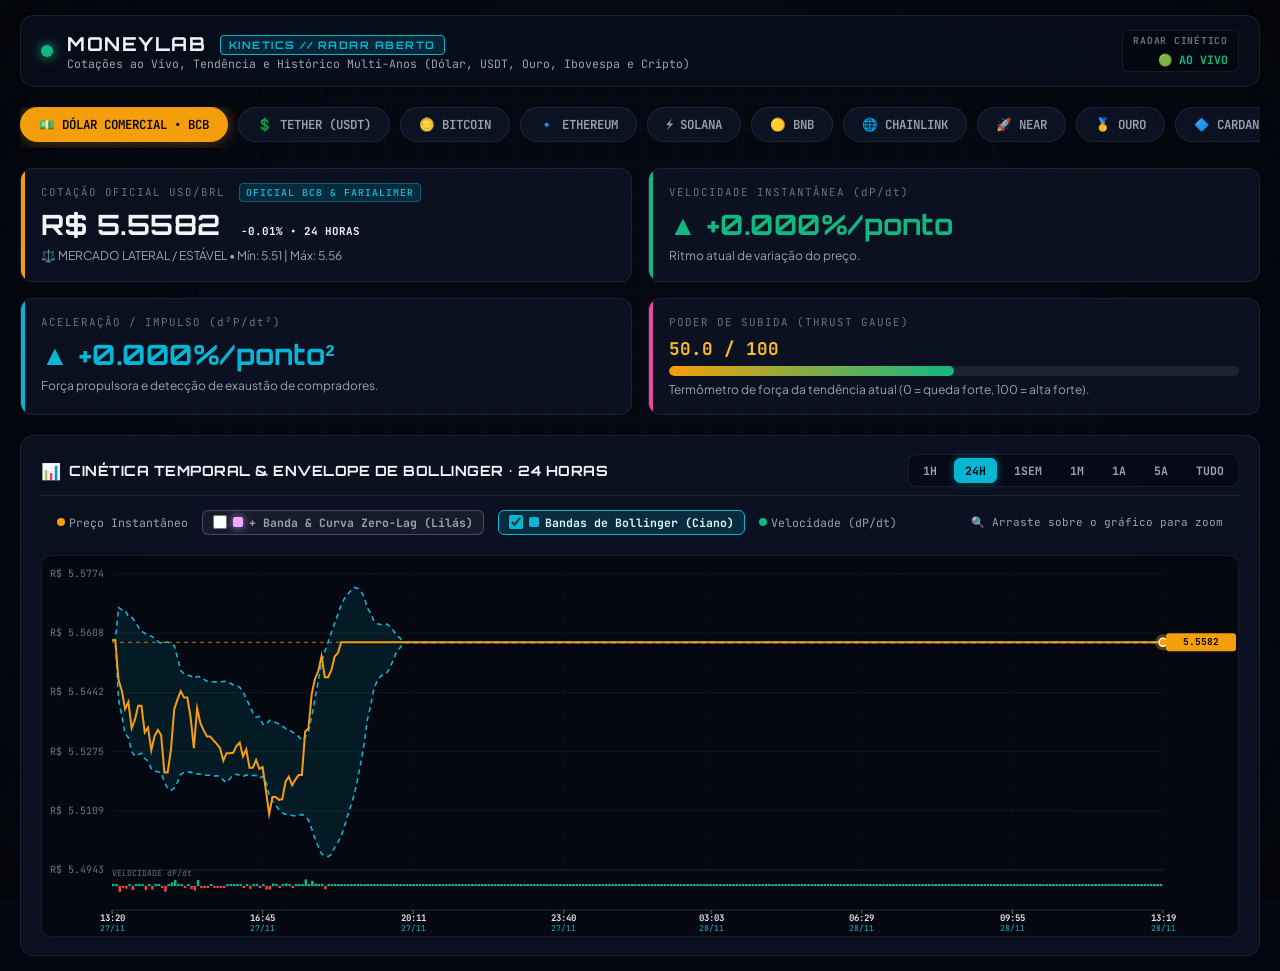
<file: index.html>
<!DOCTYPE html>
<html lang="pt-BR">
<head>
  <meta charset="UTF-8">
  <meta name="viewport" content="width=device-width, initial-scale=1.0, maximum-scale=1.0, user-scalable=no">
  <meta http-equiv="Cache-Control" content="no-cache, no-store, must-revalidate">
  <meta http-equiv="Pragma" content="no-cache">
  <meta http-equiv="Expires" content="0">
  <title>MoneyLab // Terminal Cinético de Mercados </title>
  <meta name="description" content="Terminal de Física Inercial, Derivadas de Mercado (dP/dt, d2P/dt2), Banda Zero-Lag de Ehlers e Thrust Gauge 100% ao vivo.">
  
  <!-- Google Fonts -->
  <link rel="preconnect" href="https://fonts.googleapis.com">
  <link rel="preconnect" href="https://fonts.gstatic.com" crossorigin>
  <link href="https://fonts.googleapis.com/css2?family=JetBrains+Mono:ital,wght@0,300;0,400;0,500;0,700;1,400&family=Orbitron:wght@500;700;900&family=Plus+Jakarta+Sans:wght@400;500;600;700&display=swap" rel="stylesheet">
  
  <!-- CSS Stylesheet (Idêntico ao Harmonicus SX) -->
  <link rel="stylesheet" href="style.css?v=20260829_v11_perfect">
</head>
<body class="dark-synth">
  <!-- Scanlines & Ambient Matrix Grid -->
  <div class="hud-grid-overlay"></div>
  <div class="hud-vignette"></div>

  <div class="app-container" style="max-width: 1400px; margin: 0 auto; padding: 15px 20px;">
    <!-- TOP GLOBAL HEADER -->
    <header class="hud-header" style="margin-bottom: 20px;">
      <div class="brand-section">
        <div class="pulse-indicator online"></div>
        <div class="brand-titles">
          <h1 class="hud-logo">MONEYLAB <span class="badge-tag">KINETICS // RADAR ABERTO</span></h1>
          <p class="hud-subtitle">Cotações ao Vivo, Tendência e Histórico Multi-Anos (Dólar, USDT, Ouro, Ibovespa e Cripto) </p>
        </div>
      </div>

      <div class="header-controls">
        <div class="system-status-chip" style="display: flex; flex-direction: column; align-items: flex-end; justify-content: center; line-height: 1.25; padding: 4px 10px; background: rgba(5, 8, 17, 0.90); border: 1px solid var(--border-subtle); border-radius: 6px; min-width: 90px;">
          <span class="chip-label" style="font-size: 0.60rem; color: var(--text-muted); font-family: var(--font-mono); font-weight: 700; letter-spacing: 0.08em;">RADAR CINÉTICO</span>
          <span style="font-size: 0.72rem; color: #10B981; font-family: var(--font-mono); font-weight: 700;">🟢 AO VIVO</span>
        </div>
      </div>
    </header>

    <!-- ========================================================================= -->
    <!-- PÁGINA 3: CINÉTICA & DINÂMICA DE ATIVOS (GRÁFICOS & DERIVADAS) - IDÊNTICA  -->
    <!-- ========================================================================= -->
    <section id="pageKinetics" class="hud-page active" style="display: block;">
      <div class="kinetics-layout">
        <!-- Asset Selector Pills (Injetado dinamicamente via charts-kinetics.js com .asset-pill-btn) -->
        <div class="asset-pills-bar" id="assetPillsContainer"></div>

        <!-- Real-Time Kinetic Gauges & Physical Cockpit -->
        <div class="kinetics-hero-grid">
          <div class="hero-card kin-price-card">
            <span class="card-eyebrow">COTAÇÃO OFICIAL USD/BRL</span>
            <div class="hero-val-row">
              <span class="hero-number" id="kinPrice">R$ 5,1850</span>
              <span class="hero-tag" id="kinVar24h">0.00% • 24 HORAS</span>
            </div>
            <div class="hero-subtext" id="kinStateTag">⚖️ EQUILÍBRIO INERCIAL</div>
          </div>

          <div class="hero-card kin-vel-card">
            <span class="card-eyebrow">VELOCIDADE INSTANTÂNEA (dP/dt)</span>
            <div class="hero-val-row">
              <span class="hero-number" id="kinVelocity" style="color: #10B981;">▲ +0.085%/min</span>
            </div>
            <div class="hero-subtext">Ritmo atual de variação do preço.</div>
          </div>

          <div class="hero-card kin-acc-card">
            <span class="card-eyebrow">ACELERAÇÃO / IMPULSO (d²P/dt²)</span>
            <div class="hero-val-row">
              <span class="hero-number" id="kinAcc" style="color: #06B6D4;">▲ +0.012%/min²</span>
            </div>
            <div class="hero-subtext">Força propulsora e detecção de exaustão de compradores.</div>
          </div>

          <div class="hero-card kin-thrust-card">
            <span class="card-eyebrow">PODER DE SUBIDA (THRUST GAUGE)</span>
            <div class="thrust-meter-box">
              <div class="thrust-val-text" id="kinThrustVal">78.5 / 100</div>
              <div class="thrust-bar-track">
                <div class="thrust-bar-fill" id="kinThrustBar" style="width: 78.5%;"></div>
              </div>
            </div>
            <div class="hero-subtext">Termômetro de força da tendência atual (0 = queda forte, 100 = alta forte).</div>
          </div>
        </div>

        <!-- High-Resolution Kinetics & Bollinger Wave Chart -->
        <div class="hud-card kinetics-chart-card">
          <div class="card-header-clean chart-card-header-flex">
            <div class="chart-header-left">
              <span class="ch-icon">📊</span>
              <h3 id="chartTitleText">CINÉTICA TEMPORAL & ENVELOPE DE BOLLINGER • 24 HORAS</h3>
            </div>
            <div style="display: flex; align-items: center; gap: 8px;">
              <button id="kineticsResetZoomBtn" style="display: none; background: rgba(6, 182, 212, 0.15); border: 1px solid #06B6D4; color: #06B6D4; border-radius: 6px; padding: 4px 10px; font-family: var(--font-mono); font-size: 0.70rem; cursor: pointer; transition: all 0.2s;">
                ↩️ RESETAR ZOOM
              </button>
              <!-- Multi-Timeframe Selector Buttons -->
              <div class="timeframe-buttons-bar" id="tfButtonsBar">
                <button class="tf-btn" data-tf="1h">1H</button>
                <button class="tf-btn active" data-tf="24h">24H</button>
                <button class="tf-btn" data-tf="1sem">1SEM</button>
                <button class="tf-btn" data-tf="1m">1M</button>
                <button class="tf-btn" data-tf="1a">1A</button>
                <button class="tf-btn" data-tf="5a">5A</button>
                <button class="tf-btn" data-tf="tudo">TUDO</button>
              </div>
            </div>
          </div>
          <div class="chart-legend-row" style="padding: 0 16px 10px 16px; display: flex; align-items: center; flex-wrap: wrap; gap: 14px;">
            <span class="leg-item"><i style="background: #F59E0B;"></i> Preço Instantâneo</span>

            <!-- BOX TOGGLE ZERO-LAG (DESLIGADA POR PADRÃO) -->
            <label class="chart-toggle-badge" id="lblToggleZl" style="display: inline-flex; align-items: center; gap: 6px; cursor: pointer; user-select: none; background: rgba(255, 255, 255, 0.05); border: 1px solid rgba(192, 132, 252, 0.35); padding: 4px 10px; border-radius: 6px; font-family: var(--font-mono); font-size: 0.72rem; color: #9CA3AF; transition: all 0.2s;">
              <input type="checkbox" id="chkToggleZl" style="accent-color: #C084FC; width: 14px; height: 14px; cursor: pointer;">
              <i style="background: #F0ABFC; box-shadow: 0 0 8px #C084FC; width: 10px; height: 10px; border-radius: 2px; display: inline-block;"></i>
              <span style="font-weight: 700;">+ Banda & Curva Zero-Lag (Lilás)</span>
            </label>

            <!-- BOX TOGGLE BOLLINGER (LIGADA POR PADRÃO) -->
            <label class="chart-toggle-badge" id="lblToggleBb" style="display: inline-flex; align-items: center; gap: 6px; cursor: pointer; user-select: none; background: rgba(6, 182, 212, 0.16); border: 1px solid #06B6D4; padding: 4px 10px; border-radius: 6px; font-family: var(--font-mono); font-size: 0.72rem; color: #CFFAFE; transition: all 0.2s;">
              <input type="checkbox" id="chkToggleBb" checked style="accent-color: #06B6D4; width: 14px; height: 14px; cursor: pointer;">
              <i style="background: #06B6D4; border-top: 2px dashed #06B6D4; width: 10px; height: 10px; border-radius: 2px; display: inline-block;"></i>
              <span style="font-weight: 700;">Bandas de Bollinger (Ciano)</span>
            </label>

            <span class="leg-item"><i style="background: #10B981;"></i> Velocidade (dP/dt)</span>
            <span class="leg-item" style="margin-left: auto; color: #9CA3AF; font-size: 11px;">🔍 Arraste sobre o gráfico para zoom</span>
          </div>
          <div class="kinetics-canvas-box" id="canvasWrapper">
            <canvas id="kineticsMainCanvas" width="1200" height="380"></canvas>
            <div class="chart-hover-inspect" id="chartInspectBadge"></div>
          </div>
        </div>
      </div>
    </section>
  </div>

  <!-- SCRIPTS OFICIAIS DO RADAR CINÉTICO -->
  <script>
    document.write('<script src="data/charts_data.js?v=' + Date.now() + '"><\/script>');
  </script>
  <script src="charts-kinetics.js?v=20261125_v20_public"></script>
</body>
</html>
</file>
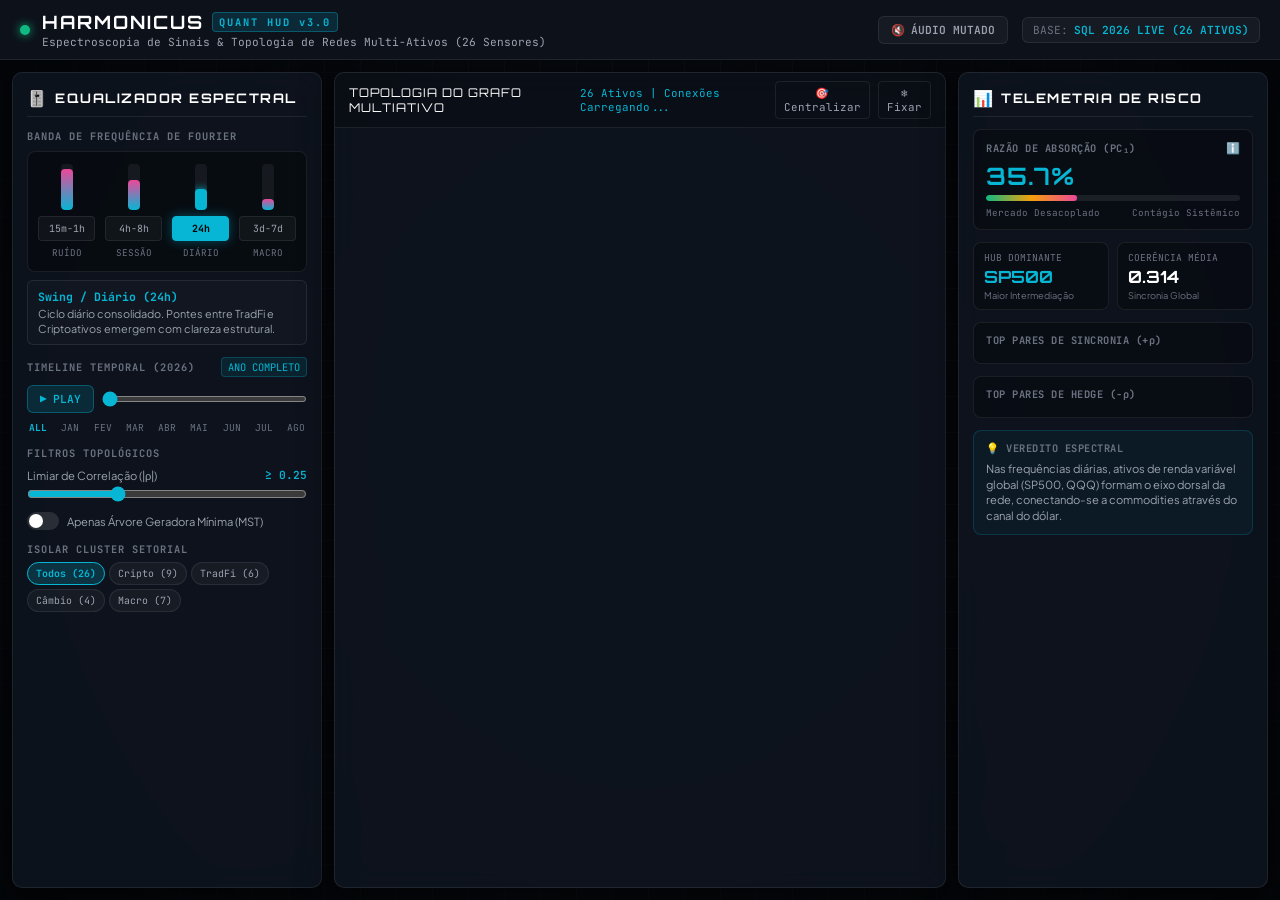
<file: harmonicus/index.html>
<!DOCTYPE html>
<html lang="pt-BR">
<head>
  <meta charset="UTF-8">
  <meta name="viewport" content="width=device-width, initial-scale=1.0, maximum-scale=1.0, user-scalable=no">
  <meta http-equiv="Cache-Control" content="no-cache, no-store, must-revalidate">
  <meta http-equiv="Pragma" content="no-cache">
  <meta http-equiv="Expires" content="0">
  <title>Harmonicus — Topologia Espectral & Equalizador Multi-Ativo</title>
  <meta name="description" content="Terminal Quant de Topologia Espectral de Mercados Financeiros. Análise de Coerência de Fourier, MST de Mantegna e Grafos Multi-Ativos.">
  
  <!-- Google Fonts & D3.js -->
  <link rel="preconnect" href="https://fonts.googleapis.com">
  <link rel="preconnect" href="https://fonts.gstatic.com" crossorigin>
  <link href="https://fonts.googleapis.com/css2?family=JetBrains+Mono:wght@300;400;500;700&family=Orbitron:wght@500;700;900&family=Plus+Jakarta+Sans:wght@400;500;600;700&display=swap" rel="stylesheet">
  <script src="https://d3js.org/d3.v7.min.js"></script>
  
  <link rel="stylesheet" href="style.css?v=20260816_v4">
</head>
<body class="dark-hud">
  <!-- Scanlines & Ambient Background Grid -->
  <div class="hud-grid-overlay"></div>
  <div class="hud-vignette"></div>

  <div class="app-container">
    <!-- Header Navigation & Status -->
    <header class="hud-header">
      <div class="brand-section">
        <div class="pulse-indicator online"></div>
        <div class="brand-titles">
          <h1 class="hud-logo">HARMONICUS <span class="badge-tag">QUANT HUD v3.0</span></h1>
          <p class="hud-subtitle">Espectroscopia de Sinais & Topologia de Redes Multi-Ativos (26 Sensores)</p>
        </div>
      </div>

      <div class="header-controls">
        <div class="audio-toggle-container">
          <button id="audioToggleBtn" class="hud-btn hud-btn-icon" title="Ativar Sonificação Harmônica do Mercado">
            <span class="audio-icon">🔇</span>
            <span class="btn-text">ÁUDIO MUTADO</span>
          </button>
        </div>
        <div class="system-status-chip">
          <span class="chip-label">BASE:</span>
          <span class="chip-val">SQL 2026 LIVE (26 ATIVOS)</span>
        </div>
      </div>
    </header>

    <!-- Main Workspace -->
    <main class="hud-workspace">
      <!-- Left Equalizer & Controls Deck -->
      <aside class="hud-deck control-deck">
        <div class="deck-header">
          <span class="deck-icon">🎚️</span>
          <h2>EQUALIZADOR ESPECTRAL</h2>
        </div>

        <!-- Spectral Frequency Band Selector -->
        <div class="deck-group">
          <label class="group-label">BANDA DE FREQUÊNCIA DE FOURIER</label>
          <div class="frequency-equalizer">
            <div class="equalizer-bars">
              <div class="eq-col" data-band="ultra_high">
                <div class="meter-bar"><div class="meter-fill" style="height: 90%;"></div></div>
                <button class="eq-btn" data-band="ultra_high">15m-1h</button>
                <span class="eq-label">RUÍDO</span>
              </div>
              <div class="eq-col" data-band="intraday">
                <div class="meter-bar"><div class="meter-fill" style="height: 65%;"></div></div>
                <button class="eq-btn" data-band="intraday">4h-8h</button>
                <span class="eq-label">SESSÃO</span>
              </div>
              <div class="eq-col active" data-band="daily">
                <div class="meter-bar"><div class="meter-fill" style="height: 45%;"></div></div>
                <button class="eq-btn active" data-band="daily">24h</button>
                <span class="eq-label">DIÁRIO</span>
              </div>
              <div class="eq-col" data-band="macro">
                <div class="meter-bar"><div class="meter-fill" style="height: 25%;"></div></div>
                <button class="eq-btn" data-band="macro">3d-7d</button>
                <span class="eq-label">MACRO</span>
              </div>
            </div>
            <div class="band-description-box" id="bandDescBox">
              <span class="band-name">Swing / Diário (24h)</span>
              <p class="band-detail">Ciclo diário consolidado. Pontes entre TradFi e Criptoativos emergem com clareza estrutural.</p>
            </div>
          </div>
        </div>

        <!-- Temporal Playback Controller -->
        <div class="deck-group">
          <div class="group-header-flex">
            <label class="group-label">TIMELINE TEMPORAL (2026)</label>
            <span class="epoch-badge" id="epochBadge">ANO COMPLETO</span>
          </div>
          
          <div class="timeline-controls">
            <button id="playTimelineBtn" class="hud-btn hud-btn-primary" title="Reproduzir Linha do Tempo">
              <span id="playIcon">▶</span> <span id="playText">PLAY</span>
            </button>
            <input type="range" id="timelineSlider" min="0" max="8" step="1" value="0" class="hud-slider timeline-slider">
          </div>
          <div class="timeline-ticks" id="timelineTicks">
            <span class="tick active" data-idx="0">ALL</span>
            <span class="tick" data-idx="1">JAN</span>
            <span class="tick" data-idx="2">FEV</span>
            <span class="tick" data-idx="3">MAR</span>
            <span class="tick" data-idx="4">ABR</span>
            <span class="tick" data-idx="5">MAI</span>
            <span class="tick" data-idx="6">JUN</span>
            <span class="tick" data-idx="7">JUL</span>
            <span class="tick" data-idx="8">AGO</span>
          </div>
        </div>

        <!-- Graph Filter Knobs -->
        <div class="deck-group">
          <label class="group-label">FILTROS TOPOLÓGICOS</label>
          
          <div class="filter-item">
            <div class="filter-label-row">
              <span>Limiar de Correlação (|&rho;|)</span>
              <span id="thresholdVal" class="filter-val">&ge; 0.25</span>
            </div>
            <input type="range" id="thresholdSlider" min="0.0" max="0.8" step="0.05" value="0.25" class="hud-slider">
          </div>

          <div class="toggle-row">
            <label class="hud-toggle">
              <input type="checkbox" id="mstOnlyToggle">
              <span class="toggle-switch"></span>
              <span class="toggle-text">Apenas Árvore Geradora Mínima (MST)</span>
            </label>
          </div>

          <!-- Sector Category Filter Pills -->
          <div class="sector-filter-group">
            <label class="group-label">ISOLAR CLUSTER SETORIAL</label>
            <div class="sector-pills" id="sectorPills">
              <button class="pill-btn active" data-sector="all">Todos (26)</button>
              <button class="pill-btn" data-sector="crypto">Cripto (9)</button>
              <button class="pill-btn" data-sector="tradfi">TradFi (6)</button>
              <button class="pill-btn" data-sector="fx">Câmbio (4)</button>
              <button class="pill-btn" data-sector="macro">Macro (7)</button>
            </div>
          </div>
        </div>
      </aside>

      <!-- Center Graph Canvas Area -->
      <section class="hud-viewport">
        <div class="viewport-header">
          <div class="hud-badge-group">
            <span class="hud-badge-title">TOPOLOGIA DO GRAFO MULTIATIVO</span>
            <span class="hud-badge-info" id="nodeEdgeCounter">26 Ativos | Conexões Carregando...</span>
          </div>
          <div class="canvas-actions">
            <button id="resetViewBtn" class="hud-btn-ghost" title="Resetar Câmera / Centralizar">🎯 Centralizar</button>
            <button id="togglePhysicsBtn" class="hud-btn-ghost" title="Congelar ou Liberar Física">❄️ Fixar</button>
          </div>
        </div>

        <!-- Main SVG Graph Container -->
        <div id="graphContainer" class="graph-canvas-wrapper">
          <svg id="networkSvg" width="100%" height="100%"></svg>
          
          <!-- Interactive Node Hover Card -->
          <div id="nodeTooltip" class="hud-tooltip hidden">
            <div class="tooltip-header">
              <span id="ttCategory" class="tt-category">CRYPTO</span>
              <h3 id="ttSymbol">BTC</h3>
              <span id="ttName" class="tt-name">Bitcoin</span>
            </div>
            <div class="tooltip-body">
              <div class="tt-metric">
                <span class="lbl">Centralidade Betweenness:</span>
                <span class="val highlight" id="ttBetweenness">0.042</span>
              </div>
              <div class="tt-metric">
                <span class="lbl">Grau de Conectividade:</span>
                <span class="val" id="ttDegree">9 conexões</span>
              </div>
              <div class="tt-metric">
                <span class="lbl">Volatilidade Anualizada:</span>
                <span class="val" id="ttVol">29.7%</span>
              </div>
              <div class="tt-metric">
                <span class="lbl">Retorno no Período:</span>
                <span class="val" id="ttReturn">+14.2%</span>
              </div>
            </div>
            <div class="tooltip-footer">
              <span class="tt-hint">Clique para isolar conexões | Som ativo</span>
            </div>
          </div>
        </div>
      </section>

      <!-- Right Telemetry Deck -->
      <aside class="hud-deck telemetry-deck">
        <div class="deck-header">
          <span class="deck-icon">📊</span>
          <h2>TELEMETRIA DE RISCO</h2>
        </div>

        <!-- Absorption Ratio Gauge -->
        <div class="telemetry-card">
          <div class="card-title-row">
            <span class="metric-title">RAZÃO DE ABSORÇÃO (PC₁)</span>
            <span class="metric-help" title="Mede a fração de variância total explicada pelo 1º Componente Principal. Valores altos indicam contágio sistêmico.">ℹ️</span>
          </div>
          <div class="gauge-display">
            <div class="gauge-value" id="arValue">35.7%</div>
            <div class="gauge-status-bar">
              <div class="gauge-bar-fill" id="arBarFill" style="width: 35.7%;"></div>
            </div>
          </div>
          <div class="gauge-labels">
            <span>Mercado Desacoplado</span>
            <span>Contágio Sistêmico</span>
          </div>
        </div>

        <!-- Dominant Hub & Coherence -->
        <div class="telemetry-grid">
          <div class="mini-stat-card">
            <span class="mini-lbl">HUB DOMINANTE</span>
            <span class="mini-val highlight" id="dominantHubVal">SP500</span>
            <span class="mini-sub">Maior Intermediação</span>
          </div>
          <div class="mini-stat-card">
            <span class="mini-lbl">COERÊNCIA MÉDIA</span>
            <span class="mini-val" id="coherenceVal">0.314</span>
            <span class="mini-sub">Sincronia Global</span>
          </div>
        </div>

        <!-- Top Correlated Synergy Pairs -->
        <div class="telemetry-card">
          <span class="metric-title">TOP PARES DE SINCRONIA (+&rho;)</span>
          <div class="pairs-list" id="syncPairsList"></div>
        </div>

        <!-- Top Negative Hedge Pairs -->
        <div class="telemetry-card">
          <span class="metric-title">TOP PARES DE HEDGE (-&rho;)</span>
          <div class="pairs-list" id="hedgePairsList"></div>
        </div>

        <!-- Spectral Insights Box -->
        <div class="telemetry-card insight-card">
          <span class="metric-title">💡 VEREDITO ESPECTRAL</span>
          <p id="spectralInsightText" class="insight-body">
            Nas frequências diárias, ativos de renda variável global (SP500, QQQ) formam o eixo dorsal da rede, conectando-se a commodities através do canal do dólar.
          </p>
        </div>
      </aside>
    </main>
  </div>

  <script src="data.js?v=20260816_v4"></script>
  <script src="app.js?v=20260816_v4"></script>
</body>
</html>
</file>
<file: style.css>
/* ==============================================================================
   HARMONICUS SX // TACTICAL HUD & SYNTH STYLE SHEET (v2.0)
   Aesthetic: OLED Deep Dark, Cyberpunk Quant HUD, Synth Deck & Kinetics
   ============================================================================== */

:root {
  --bg-primary: #050811;
  --bg-secondary: #0A0F1D;
  --bg-card: rgba(14, 21, 38, 0.75);
  --bg-card-hover: rgba(22, 33, 58, 0.85);
  --border-subtle: rgba(255, 255, 255, 0.08);
  --border-active: rgba(6, 182, 212, 0.4);
  --border-glow: 0 0 15px rgba(6, 182, 212, 0.25);

  --accent-cyan: #06B6D4;
  --accent-amber: #F59E0B;
  --accent-emerald: #10B981;
  --accent-rose: #EC4899;
  --accent-purple: #8B5CF6;
  --accent-crimson: #EF4444;
  --accent-gold: #FBBF24;

  --text-primary: #F3F4F6;
  --text-secondary: #9CA3AF;
  --text-muted: #6B7280;

  --font-mono: 'JetBrains Mono', monospace;
  --font-display: 'Orbitron', sans-serif;
  --font-sans: 'Plus Jakarta Sans', sans-serif;
}

* {
  box-sizing: border-box;
  margin: 0;
  padding: 0;
  -webkit-font-smoothing: antialiased;
}

body.dark-synth {
  background-color: var(--bg-primary);
  color: var(--text-primary);
  font-family: var(--font-sans);
  min-height: 100vh;
  overflow-x: hidden;
  position: relative;
}

/* Ambient Matrix Grid & Scanlines */
.hud-grid-overlay {
  position: fixed;
  top: 0; left: 0; width: 100%; height: 100%;
  background-image: 
    linear-gradient(rgba(6, 182, 212, 0.03) 1px, transparent 1px),
    linear-gradient(90deg, rgba(6, 182, 212, 0.03) 1px, transparent 1px);
  background-size: 32px 32px;
  pointer-events: none;
  z-index: 1;
}

.hud-vignette {
  position: fixed;
  top: 0; left: 0; width: 100%; height: 100%;
  background: radial-gradient(circle at 50% 50%, transparent 60%, rgba(3, 5, 10, 0.85) 100%);
  pointer-events: none;
  z-index: 2;
}

.app-container {
  position: relative;
  z-index: 10;
  max-width: 1680px;
  margin: 0 auto;
  padding: 16px 24px 40px;
}

/* ==============================================================================
   TOP HEADER & NAVIGATION TABS
   ============================================================================== */

.hud-header {
  display: flex;
  justify-content: space-between;
  align-items: center;
  padding: 14px 20px;
  background: rgba(10, 15, 29, 0.85);
  border: 1px solid var(--border-subtle);
  border-radius: 14px;
  backdrop-filter: blur(12px);
  margin-bottom: 20px;
  gap: 16px;
}

.brand-section {
  display: flex;
  align-items: center;
  gap: 14px;
}

.pulse-indicator {
  width: 12px;
  height: 12px;
  border-radius: 50%;
  background: var(--accent-emerald);
  box-shadow: 0 0 12px var(--accent-emerald);
  animation: pulseGlow 2s infinite ease-in-out;
}

@keyframes pulseGlow {
  0%, 100% { opacity: 1; transform: scale(1); }
  50% { opacity: 0.4; transform: scale(0.85); }
}

.hud-logo {
  font-family: var(--font-display);
  font-size: 1.2rem;
  letter-spacing: 1.5px;
  color: var(--text-primary);
}

.badge-tag {
  font-size: 0.65rem;
  padding: 2px 8px;
  background: rgba(6, 182, 212, 0.15);
  border: 1px solid var(--accent-cyan);
  color: var(--accent-cyan);
  border-radius: 4px;
  margin-left: 6px;
  vertical-align: middle;
}

.hud-subtitle {
  font-size: 0.72rem;
  color: var(--text-secondary);
  font-family: var(--font-mono);
}

/* Nav Tabs */
.hud-nav-tabs {
  display: flex;
  gap: 8px;
  background: rgba(5, 8, 17, 0.7);
  padding: 4px;
  border-radius: 10px;
  border: 1px solid var(--border-subtle);
}

.nav-tab {
  display: flex;
  align-items: center;
  gap: 8px;
  background: transparent;
  border: none;
  color: var(--text-secondary);
  font-family: var(--font-mono);
  font-size: 0.76rem;
  font-weight: 600;
  padding: 8px 16px;
  border-radius: 8px;
  cursor: pointer;
  transition: all 0.25s ease;
}

.nav-tab:hover {
  color: var(--text-primary);
  background: rgba(255, 255, 255, 0.05);
}

.nav-tab.active {
  background: var(--accent-cyan);
  color: #030712;
  box-shadow: 0 0 15px rgba(6, 182, 212, 0.4);
}

.nav-tab.active .tab-icon {
  filter: drop-shadow(0 0 4px #000);
}

/* Header Audio & Status */
.header-controls {
  display: flex;
  align-items: center;
  gap: 14px;
}

.audio-master-box {
  display: flex;
  align-items: center;
  gap: 10px;
  background: rgba(5, 8, 17, 0.8);
  padding: 6px 12px;
  border-radius: 8px;
  border: 1px solid var(--border-subtle);
}

.hud-btn-synth {
  display: flex;
  align-items: center;
  gap: 6px;
  background: rgba(239, 68, 68, 0.15);
  border: 1px solid var(--accent-crimson);
  color: var(--accent-crimson);
  font-family: var(--font-mono);
  font-size: 0.75rem;
  font-weight: 700;
  padding: 6px 12px;
  border-radius: 6px;
  cursor: pointer;
  transition: all 0.25s ease;
}

.hud-btn-synth.active {
  background: rgba(16, 185, 129, 0.18);
  border-color: var(--accent-emerald);
  color: var(--accent-emerald);
  box-shadow: 0 0 12px rgba(16, 185, 129, 0.3);
}

.volume-slider-box {
  display: flex;
  align-items: center;
  gap: 6px;
}

.vol-label {
  font-family: var(--font-mono);
  font-size: 0.65rem;
  color: var(--text-muted);
}

input[type="range"] {
  -webkit-appearance: none;
  width: 70px;
  height: 4px;
  background: rgba(255, 255, 255, 0.15);
  border-radius: 2px;
  outline: none;
}

input[type="range"]::-webkit-slider-thumb {
  -webkit-appearance: none;
  width: 12px;
  height: 12px;
  border-radius: 50%;
  background: var(--accent-cyan);
  cursor: pointer;
  box-shadow: 0 0 6px var(--accent-cyan);
}

.system-status-chip {
  display: flex;
  align-items: center;
  gap: 6px;
  background: rgba(14, 21, 38, 0.9);
  border: 1px solid var(--border-subtle);
  padding: 6px 12px;
  border-radius: 8px;
  font-family: var(--font-mono);
  font-size: 0.72rem;
}

.chip-label { color: var(--text-muted); }
.chip-val { color: var(--accent-emerald); font-weight: 700; }

/* Page Visibility */
.hud-page {
  display: none;
}

.hud-page.active {
  display: block;
  animation: fadeInPage 0.3s ease-out;
}

@keyframes fadeInPage {
  from { opacity: 0; transform: translateY(8px); }
  to { opacity: 1; transform: translateY(0); }
}

/* ==============================================================================
   PÁGINA 1: PORTFOLIO TACTICAL HUD
   ============================================================================== */

.cockpit-hero-grid {
  display: grid;
  grid-template-columns: 1.4fr 1.2fr 1.2fr 1.2fr;
  gap: 16px;
  margin-bottom: 24px;
}

.hero-card {
  background: var(--bg-card);
  border: 1px solid var(--border-subtle);
  border-radius: 12px;
  padding: 16px 20px;
  backdrop-filter: blur(10px);
  position: relative;
  overflow: hidden;
}

.hero-card::before {
  content: '';
  position: absolute;
  top: 0; left: 0; width: 4px; height: 100%;
  background: var(--accent-cyan);
}

.patrimony-card::before { background: var(--accent-gold); }
.cash-card::before { background: var(--accent-emerald); }
.market-anchor-card::before { background: var(--accent-purple); }
.gatekeeper-card::before { background: var(--accent-cyan); }

.card-eyebrow {
  font-family: var(--font-mono);
  font-size: 0.68rem;
  color: var(--text-muted);
  letter-spacing: 1px;
  display: block;
  margin-bottom: 8px;
}

.hero-val-row {
  display: flex;
  align-items: baseline;
  gap: 6px;
  margin-bottom: 6px;
}

.hero-currency {
  font-family: var(--font-display);
  font-size: 1.1rem;
  color: var(--text-secondary);
}

.hero-number {
  font-family: var(--font-display);
  font-size: 1.75rem;
  font-weight: 700;
  color: var(--text-primary);
  letter-spacing: 0.5px;
}

.hero-tag {
  font-family: var(--font-mono);
  font-size: 0.68rem;
  font-weight: 700;
  padding: 2px 6px;
  border-radius: 4px;
  margin-left: 8px;
}

.hero-tag.positive {
  background: rgba(16, 185, 129, 0.15);
  color: var(--accent-emerald);
  border: 1px solid var(--accent-emerald);
}

.hero-tag.neutral {
  background: rgba(6, 182, 212, 0.15);
  color: var(--accent-cyan);
  border: 1px solid var(--accent-cyan);
}

.hero-subtext {
  font-size: 0.75rem;
  color: var(--text-secondary);
  line-height: 1.35;
}

.ticker-mini-grid {
  display: grid;
  grid-template-columns: 1fr 1fr;
  gap: 6px;
  margin-top: 4px;
}

.ticker-item {
  background: rgba(5, 8, 17, 0.6);
  padding: 6px 10px;
  border-radius: 6px;
  border: 1px solid var(--border-subtle);
  font-family: var(--font-mono);
  font-size: 0.75rem;
  display: flex;
  justify-content: space-between;
}

.t-sym { color: var(--text-muted); }
.t-val { color: var(--accent-cyan); font-weight: 600; }

.status-badge-glow {
  display: inline-block;
  font-family: var(--font-mono);
  font-size: 0.8rem;
  font-weight: 700;
  color: var(--accent-emerald);
  background: rgba(16, 185, 129, 0.12);
  border: 1px solid var(--accent-emerald);
  padding: 4px 10px;
  border-radius: 6px;
  margin-bottom: 6px;
  box-shadow: 0 0 10px rgba(16, 185, 129, 0.2);
}

.gate-detail {
  font-size: 0.75rem;
  color: var(--text-secondary);
  display: block;
}

/* Section Dividers */
.section-divider {
  display: flex;
  justify-content: space-between;
  align-items: center;
  margin: 28px 0 14px;
  padding-bottom: 8px;
  border-bottom: 1px solid var(--border-subtle);
}

.divider-title {
  display: flex;
  align-items: center;
  gap: 8px;
}

.d-icon { font-size: 1.1rem; }

.divider-title h2 {
  font-family: var(--font-display);
  font-size: 1rem;
  letter-spacing: 1px;
  color: var(--text-primary);
}

.divider-desc {
  font-family: var(--font-mono);
  font-size: 0.72rem;
  color: var(--text-muted);
}

.filter-buttons {
  display: flex;
  gap: 6px;
}

.filter-btn {
  background: rgba(14, 21, 38, 0.8);
  border: 1px solid var(--border-subtle);
  color: var(--text-secondary);
  font-family: var(--font-mono);
  font-size: 0.72rem;
  font-weight: 600;
  padding: 5px 12px;
  border-radius: 6px;
  cursor: pointer;
  transition: all 0.2s ease;
}

.filter-btn:hover {
  background: rgba(255, 255, 255, 0.05);
  color: var(--text-primary);
}

.filter-btn.active {
  background: var(--accent-cyan);
  border-color: var(--accent-cyan);
  color: #030712;
  box-shadow: 0 0 10px rgba(6, 182, 212, 0.3);
}

/* Thermometer Ranking */
.thermometer-container {
  display: grid;
  grid-template-columns: repeat(4, 1fr);
  gap: 12px;
  margin-bottom: 24px;
}

.thermo-card {
  background: var(--bg-card);
  border: 1px solid var(--border-subtle);
  border-radius: 10px;
  padding: 12px 16px;
  display: flex;
  flex-direction: column;
  gap: 6px;
  transition: all 0.2s ease;
}

.thermo-card:hover {
  border-color: var(--border-active);
  transform: translateY(-2px);
}

.thermo-header {
  display: flex;
  justify-content: space-between;
  align-items: center;
}

.thermo-section-header {
  display: flex;
  justify-content: space-between;
  align-items: center;
  flex-wrap: wrap;
  gap: 12px;
  margin-bottom: 16px;
}

.thermometer-container {
  display: grid;
  grid-template-columns: repeat(4, 1fr);
  gap: 16px;
  margin-bottom: 28px;
}

.thermo-card {
  background: var(--bg-card);
  border: 1px solid var(--border-subtle);
  border-radius: 12px;
  padding: 16px;
  display: flex;
  flex-direction: column;
  justify-content: space-between;
  gap: 10px;
  backdrop-filter: blur(10px);
  cursor: pointer;
  transition: all 0.25s cubic-bezier(0.4, 0, 0.2, 1);
  position: relative;
}

.thermo-card:hover {
  border-color: var(--accent-amber);
  transform: translateY(-3px);
  box-shadow: 0 8px 25px rgba(245, 158, 11, 0.25);
  background: var(--bg-card-hover);
}

.thermo-header {
  display: flex;
  justify-content: space-between;
  align-items: center;
}

.thermo-rank {
  font-family: var(--font-display);
  font-size: 0.75rem;
  font-weight: 700;
  color: var(--accent-amber);
}

.thermo-score-pill {
  font-family: var(--font-mono);
  font-size: 0.72rem;
  font-weight: 800;
  color: var(--accent-cyan);
  background: rgba(6, 182, 212, 0.14);
  border: 1px solid rgba(6, 182, 212, 0.3);
  padding: 2px 7px;
  border-radius: 4px;
}

.thermo-name {
  font-family: var(--font-sans);
  font-size: 0.95rem;
  font-weight: 700;
  color: var(--text-primary);
  line-height: 1.25;
}

.thermo-par-tag {
  font-family: var(--font-mono);
  font-size: 0.72rem;
  color: var(--accent-cyan);
  font-weight: 600;
}

.thermo-dist {
  font-family: var(--font-mono);
  font-size: 0.75rem;
  color: var(--text-secondary);
}

.thermo-hint {
  font-family: var(--font-mono);
  font-size: 0.65rem;
  color: var(--text-muted);
  display: flex;
  align-items: center;
  gap: 4px;
}

.thermo-bar-track {
  height: 8px;
  background: rgba(255, 255, 255, 0.08);
  border-radius: 4px;
  overflow: hidden;
  margin-top: 2px;
}

.thermo-bar-fill {
  height: 100%;
  border-radius: 4px;
  transition: width 0.6s cubic-bezier(0.4, 0, 0.2, 1);
}

.plan-card {
  background: var(--bg-card);
  border: 1px solid var(--border-subtle);
  border-radius: 12px;
  padding: 16px;
  display: flex;
  flex-direction: column;
  justify-content: space-between;
  backdrop-filter: blur(10px);
  transition: all 0.25s ease;
  position: relative;
}

.plan-card:hover {
  border-color: var(--border-active);
  background: var(--bg-card-hover);
  box-shadow: 0 4px 20px rgba(0, 0, 0, 0.4);
}

.plan-card-header {
  display: flex;
  justify-content: space-between;
  align-items: flex-start;
  margin-bottom: 10px;
}

.plan-title-block {
  display: flex;
  flex-direction: column;
  gap: 4px;
}

.plan-badge {
  font-family: var(--font-mono);
  font-size: 0.65rem;
  font-weight: 700;
  padding: 2px 6px;
  border-radius: 4px;
  display: inline-block;
}

.badge-low { background: rgba(16, 185, 129, 0.15); color: var(--accent-emerald); border: 1px solid var(--accent-emerald); }
.badge-mid { background: rgba(245, 158, 11, 0.15); color: var(--accent-amber); border: 1px solid var(--accent-amber); }

.plan-name {
  font-family: var(--font-sans);
  font-size: 0.95rem;
  font-weight: 700;
  color: var(--text-primary);
  line-height: 1.25;
}

.plan-par-tag {
  font-family: var(--font-mono);
  font-size: 0.72rem;
  color: var(--accent-cyan);
  font-weight: 600;
  margin-top: 2px;
}

.plan-metrics-box {
  background: rgba(5, 8, 17, 0.75);
  border: 1px solid var(--border-subtle);
  border-radius: 8px;
  padding: 10px;
  margin: 10px 0;
  display: flex;
  flex-direction: column;
  gap: 6px;
}

.pm-row {
  display: flex;
  justify-content: space-between;
  font-size: 0.74rem;
  font-family: var(--font-mono);
}

.pm-label { color: var(--text-muted); }
.pm-val { color: var(--text-primary); font-weight: 600; }
.pm-val.highlight { color: var(--accent-gold); }

.plan-rules-box {
  font-size: 0.72rem;
  color: var(--text-secondary);
  line-height: 1.35;
  display: flex;
  flex-direction: column;
  gap: 4px;
  margin-bottom: 8px;
}

.pr-item b { color: var(--text-primary); }

.plan-exec-toggle-btn {
  background: rgba(6, 182, 212, 0.08);
  border: 1px dashed rgba(6, 182, 212, 0.3);
  color: var(--accent-cyan);
  font-family: var(--font-mono);
  font-size: 0.65rem;
  font-weight: 700;
  padding: 5px 8px;
  border-radius: 6px;
  cursor: pointer;
  width: 100%;
  margin-bottom: 8px;
  transition: all 0.2s ease;
  text-align: center;
}

.plan-exec-toggle-btn:hover {
  background: rgba(6, 182, 212, 0.18);
  border-color: var(--accent-cyan);
}

.plan-exec-details {
  display: none;
  background: rgba(3, 6, 16, 0.92);
  border: 1px solid var(--border-subtle);
  border-radius: 8px;
  padding: 10px;
  margin-bottom: 10px;
  font-size: 0.7rem;
  line-height: 1.4;
  animation: fadeInDetails 0.25s ease-out;
}

.plan-exec-details.active {
  display: flex;
  flex-direction: column;
  gap: 8px;
}

@keyframes fadeInDetails {
  from { opacity: 0; transform: translateY(-4px); }
  to { opacity: 1; transform: translateY(0); }
}

.pes-block {
  display: flex;
  flex-direction: column;
  gap: 2px;
  border-left: 2px solid var(--accent-cyan);
  padding-left: 6px;
}

.pes-title {
  font-family: var(--font-mono);
  font-size: 0.62rem;
  font-weight: 800;
  color: var(--accent-cyan);
  letter-spacing: 0.5px;
}

.pes-desc {
  color: var(--text-secondary);
}

.pes-desc b {
  color: var(--text-primary);
}

.plan-gauge-section {
  border-top: 1px solid var(--border-subtle);
  padding-top: 10px;
}

.pg-header {
  display: flex;
  justify-content: space-between;
  font-family: var(--font-mono);
  font-size: 0.7rem;
  margin-bottom: 4px;
}

.pg-dist { color: var(--accent-amber); font-weight: 700; }

.pg-bar-track {
  height: 8px;
  background: rgba(255, 255, 255, 0.08);
  border-radius: 4px;
  overflow: hidden;
}

.pg-bar-fill {
  height: 100%;
  background: linear-gradient(90deg, var(--accent-cyan), var(--accent-emerald));
  border-radius: 4px;
  transition: width 0.6s cubic-bezier(0.4, 0, 0.2, 1);
}

/* Tactical Bottom Grid */
.tactical-bottom-grid {
  display: grid;
  grid-template-columns: 1fr;
  gap: 16px;
  align-items: start;
}

.tactical-subcard {
  background: var(--bg-card);
  border: 1px solid var(--border-subtle);
  border-radius: 12px;
  padding: 16px;
  height: auto !important;
  min-height: auto;
  overflow: visible;
  display: flex;
  flex-direction: column;
}

.card-header-clean {
  display: flex;
  justify-content: space-between;
  align-items: center;
  margin-bottom: 14px;
  padding-bottom: 8px;
  border-bottom: 1px solid var(--border-subtle);
}

.card-header-clean h3 {
  font-family: var(--font-display);
  font-size: 0.88rem;
  letter-spacing: 0.5px;
}

.alloc-bars {
  display: flex;
  flex-direction: column;
  gap: 10px;
}

.alloc-bar-item {
  display: flex;
  flex-direction: column;
  gap: 4px;
}

.abi-head {
  display: flex;
  justify-content: space-between;
  font-family: var(--font-mono);
  font-size: 0.75rem;
}

.abi-track {
  height: 8px;
  background: rgba(255, 255, 255, 0.08);
  border-radius: 4px;
  overflow: hidden;
}

.abi-fill.brl { background: var(--accent-emerald); }
.abi-fill.btc { background: var(--accent-amber); }
.abi-fill.paxg { background: var(--accent-gold); }
.abi-fill.sol { background: #A855F7; }
.abi-fill.eth { background: #3B82F6; }
.abi-fill.usdt { background: var(--accent-cyan); }

.safeguards-list {
  display: flex;
  flex-direction: column;
  gap: 10px;
}

.safe-item {
  display: flex;
  gap: 10px;
  background: rgba(5, 8, 17, 0.6);
  padding: 8px 12px;
  border-radius: 8px;
  border: 1px solid var(--border-subtle);
}

.safe-tag {
  font-family: var(--font-mono);
  font-size: 0.68rem;
  font-weight: 700;
  color: var(--accent-rose);
  background: rgba(236, 72, 153, 0.15);
  border: 1px solid var(--accent-rose);
  padding: 2px 6px;
  border-radius: 4px;
  height: fit-content;
}

.safe-desc {
  font-size: 0.74rem;
  line-height: 1.35;
  color: var(--text-secondary);
}

.safe-desc b {
  color: var(--text-primary);
  display: block;
}

/* ==============================================================================
   PÁGINA 2: SINTETIZADOR HARMONICUS SX (AUDIO-VISUAL SYNTH)
   ============================================================================== */

.synth-workspace-layout {
  display: grid;
  grid-template-columns: 360px 1fr;
  gap: 20px;
}

.synth-control-deck {
  background: var(--bg-card);
  border: 1px solid var(--border-subtle);
  border-radius: 14px;
  padding: 18px;
  display: flex;
  flex-direction: column;
  gap: 18px;
  backdrop-filter: blur(12px);
}

.deck-header {
  display: flex;
  align-items: center;
  gap: 8px;
  padding-bottom: 10px;
  border-bottom: 1px solid var(--border-subtle);
}

.deck-header h2 {
  font-family: var(--font-display);
  font-size: 0.92rem;
  letter-spacing: 1px;
}

.group-label {
  font-family: var(--font-mono);
  font-size: 0.68rem;
  color: var(--text-muted);
  letter-spacing: 1px;
  display: block;
  margin-bottom: 10px;
}

/* ROTARY RADIO TUNER DIAL */
.radio-tuner-widget {
  background: rgba(5, 8, 17, 0.85);
  border: 1px solid var(--border-subtle);
  border-radius: 12px;
  padding: 16px;
  display: flex;
  flex-direction: column;
  align-items: center;
  gap: 14px;
}

.knob-container {
  position: relative;
  width: 220px;
  height: 220px;
  min-width: 220px;
  min-height: 220px;
  max-width: 220px;
  max-height: 220px;
  aspect-ratio: 1 / 1;
  flex-shrink: 0;
  display: flex;
  justify-content: center;
  align-items: center;
  margin: 0 auto;
}

.dial-face-svg {
  position: absolute;
  top: 0;
  left: 0;
  width: 220px;
  height: 220px;
  aspect-ratio: 1 / 1;
  pointer-events: none;
}

.svg-marker {
  font-family: var(--font-mono);
  font-size: 10px;
  font-weight: 700;
  fill: #6B7280;
  cursor: pointer;
  pointer-events: auto;
  user-select: none;
  transition: all 0.2s ease;
}

.svg-marker:hover {
  fill: #FFFFFF;
}

.svg-marker.active {
  fill: var(--accent-cyan);
  font-weight: 900;
  filter: drop-shadow(0 0 6px var(--accent-cyan));
}

.rotary-dial {
  width: 116px;
  height: 116px;
  min-width: 116px;
  min-height: 116px;
  max-width: 116px;
  max-height: 116px;
  aspect-ratio: 1 / 1;
  border-radius: 50%;
  box-sizing: border-box;
  flex-shrink: 0;
  background: radial-gradient(circle at 35% 35%, #252e42, #0e1422 75%, #050811);
  border: 3px solid rgba(6, 182, 212, 0.4);
  box-shadow: 
    0 8px 24px rgba(0, 0, 0, 0.7),
    inset 0 2px 4px rgba(255, 255, 255, 0.2),
    0 0 15px rgba(6, 182, 212, 0.25);
  cursor: grab;
  position: relative;
  user-select: none;
  transform: rotate(0deg);
  transition: transform 0.05s linear;
  z-index: 5;
}

.rotary-dial:active {
  cursor: grabbing;
  border-color: var(--accent-cyan);
  box-shadow: 0 0 25px rgba(6, 182, 212, 0.5);
}

.dial-indicator {
  position: absolute;
  top: 8px;
  left: 50%;
  transform: translateX(-50%);
  width: 4px;
  height: 14px;
  background: var(--accent-cyan);
  border-radius: 2px;
  box-shadow: 0 0 8px var(--accent-cyan);
}

.dial-cap {
  position: absolute;
  top: 50%; left: 50%;
  transform: translate(-50%, -50%);
  width: 50px;
  height: 50px;
  border-radius: 50%;
  background: #0A0F1D;
  border: 1px solid rgba(255, 255, 255, 0.1);
  display: flex;
  justify-content: center;
  align-items: center;
}

.dial-center-label {
  font-family: var(--font-mono);
  font-size: 0.55rem;
  font-weight: 700;
  color: var(--text-muted);
}

.tuner-readout-card {
  width: 100%;
  background: rgba(14, 21, 38, 0.9);
  border: 1px solid var(--border-subtle);
  border-radius: 8px;
  padding: 10px;
  text-align: center;
}

.tro-band {
  font-family: var(--font-display);
  font-size: 0.78rem;
  font-weight: 700;
  color: var(--accent-cyan);
  margin-bottom: 2px;
}

.tro-freq {
  font-family: var(--font-mono);
  font-size: 0.7rem;
  color: var(--text-secondary);
}

.tro-desc {
  font-size: 0.72rem;
  color: var(--text-muted);
  margin-top: 4px;
  line-height: 1.3;
}

/* ==============================================================================
   SPECTRAL DECISION COCKPIT & HALO TOPOLOGY (PÁGINA 2)
   ============================================================================== */
.spectral-cockpit-group {
  display: flex;
  flex-direction: column;
  gap: 12px;
}

.focused-asset-card {
  background: rgba(5, 8, 17, 0.92);
  border: 1px solid var(--accent-cyan);
  border-radius: 10px;
  padding: 12px;
  box-shadow: 0 0 16px rgba(6, 182, 212, 0.2);
  display: flex;
  flex-direction: column;
  gap: 6px;
  transition: all 0.3s ease;
}

.fac-header {
  display: flex;
  justify-content: space-between;
  align-items: center;
}

.fac-badge {
  font-family: var(--font-mono);
  font-size: 0.65rem;
  font-weight: 800;
  color: var(--accent-cyan);
  background: rgba(6, 182, 212, 0.15);
  border: 1px solid var(--accent-cyan);
  padding: 2px 8px;
  border-radius: 4px;
  letter-spacing: 0.5px;
}

.fac-hint {
  font-size: 0.62rem;
  color: var(--text-muted);
  font-family: var(--font-mono);
}

.fac-title {
  font-family: var(--font-display);
  font-size: 0.92rem;
  font-weight: 700;
  color: #FFFFFF;
  letter-spacing: 0.5px;
}

.fac-meta {
  font-family: var(--font-mono);
  font-size: 0.70rem;
  color: var(--text-secondary);
}

/* QUADRO DE RELAÇÕES ESPECTRAIS */
.spectral-relations-panel {
  display: flex;
  flex-direction: column;
  gap: 8px;
}

.srp-col {
  background: rgba(14, 21, 38, 0.85);
  border: 1px solid var(--border-subtle);
  border-radius: 8px;
  padding: 8px 10px;
  transition: all 0.25s ease;
}

.srp-col.octave-col {
  border-left: 3px solid #FFFFFF;
}

.srp-col.harmonic-col {
  border-left: 3px solid #06B6D4;
}

.srp-col.anarmonic-col {
  border-left: 3px solid #EF4444;
}

.srp-header {
  display: flex;
  align-items: center;
  gap: 6px;
  margin-bottom: 6px;
}

.srp-dot {
  width: 7px;
  height: 7px;
  border-radius: 50%;
  display: inline-block;
}

.srp-dot.white { background: #FFFFFF; box-shadow: 0 0 6px #FFFFFF; }
.srp-dot.cyan  { background: #06B6D4; box-shadow: 0 0 6px #06B6D4; }
.srp-dot.red   { background: #EF4444; box-shadow: 0 0 6px #EF4444; }

.srp-title {
  font-family: var(--font-mono);
  font-size: 0.65rem;
  font-weight: 700;
  color: var(--text-primary);
  flex: 1;
}

.srp-count {
  font-family: var(--font-mono);
  font-size: 0.65rem;
  font-weight: 800;
  padding: 1px 6px;
  border-radius: 4px;
  background: rgba(255, 255, 255, 0.08);
  color: var(--text-muted);
}

.srp-list {
  display: flex;
  flex-wrap: wrap;
  gap: 4px;
  min-height: 24px;
  align-items: center;
}

.srp-tag {
  font-family: var(--font-mono);
  font-size: 0.65rem;
  font-weight: 700;
  padding: 2px 6px;
  border-radius: 4px;
  cursor: pointer;
  transition: all 0.2s ease;
  display: inline-flex;
  align-items: center;
  gap: 3px;
}

.srp-tag.tag-octave {
  background: rgba(255, 255, 255, 0.12);
  border: 1px solid #FFFFFF;
  color: #FFFFFF;
  box-shadow: 0 0 6px rgba(255, 255, 255, 0.3);
}

.srp-tag.tag-harmonic {
  background: rgba(6, 182, 212, 0.15);
  border: 1px solid #06B6D4;
  color: #06B6D4;
  box-shadow: 0 0 6px rgba(6, 182, 212, 0.3);
}

.srp-tag.tag-anarmonic {
  background: rgba(239, 68, 68, 0.15);
  border: 1px solid #EF4444;
  color: #EF4444;
  box-shadow: 0 0 6px rgba(239, 68, 68, 0.3);
}

.srp-tag:hover {
  transform: translateY(-1px);
  filter: brightness(1.25);
}

.srp-empty {
  font-family: var(--font-mono);
  font-size: 0.62rem;
  color: var(--text-muted);
  font-style: italic;
}

/* ATALHOS DE FOCO RÁPIDO */
.quick-focus-bar {
  display: flex;
  flex-direction: column;
  gap: 6px;
  margin-top: 4px;
}

.qfb-label {
  font-family: var(--font-mono);
  font-size: 0.60rem;
  color: var(--text-muted);
  font-weight: 700;
  letter-spacing: 0.5px;
}

.qfb-buttons {
  display: flex;
  flex-wrap: wrap;
  gap: 6px;
}

.qfb-btn {
  background: rgba(14, 21, 38, 0.85);
  border: 1px solid var(--border-subtle);
  color: var(--text-secondary);
  font-family: var(--font-mono);
  font-size: 0.68rem;
  font-weight: 600;
  padding: 5px 8px;
  border-radius: 6px;
  cursor: pointer;
  transition: all 0.2s ease;
}

.qfb-btn:hover {
  background: rgba(6, 182, 212, 0.12);
  border-color: var(--accent-cyan);
  color: #FFFFFF;
}

.qfb-btn.active {
  background: rgba(6, 182, 212, 0.22);
  border-color: var(--accent-cyan);
  color: #FFFFFF;
  box-shadow: 0 0 10px rgba(6, 182, 212, 0.35);
  font-weight: 800;
}

/* ==============================================================================
   D3 HALOS & DIRECTIONAL FIELD LINES STYLES
   ============================================================================== */
.node-halo {
  fill: none;
  pointer-events: none;
  transition: all 0.35s ease;
  animation: haloPulse 2s ease-in-out infinite alternate;
}

.node-halo.halo-octave {
  stroke: #FFFFFF;
  stroke-width: 3.5px;
  filter: drop-shadow(0 0 12px #FFFFFF) drop-shadow(0 0 4px #FFFFFF);
}

.node-halo.halo-harmonic {
  stroke: #06B6D4;
  stroke-width: 3.5px;
  filter: drop-shadow(0 0 12px #06B6D4) drop-shadow(0 0 4px #06B6D4);
}

.node-halo.halo-anarmonic {
  stroke: #EF4444;
  stroke-width: 3.5px;
  filter: drop-shadow(0 0 14px #EF4444) drop-shadow(0 0 5px #EF4444);
}

.active-node-ring {
  fill: none;
  stroke: #F59E0B;
  stroke-width: 3px;
  stroke-dasharray: 4 3;
  pointer-events: none;
  animation: ringPulse 1.5s linear infinite;
  filter: drop-shadow(0 0 8px #F59E0B);
}

@keyframes haloPulse {
  0% { transform: scale(1.0); stroke-opacity: 0.75; }
  100% { transform: scale(1.10); stroke-opacity: 1.0; }
}

@keyframes ringPulse {
  0% { stroke-dashoffset: 0; }
  100% { stroke-dashoffset: 14; }
}

.directional-field-line {
  stroke-dasharray: 6 4;
  animation: fieldFlow 0.8s linear infinite;
  transition: stroke 0.3s ease, stroke-width 0.3s ease;
}

@keyframes fieldFlow {
  from { stroke-dashoffset: 20; }
  to { stroke-dashoffset: 0; }
}

/* REAL-TIME DSP TELEMETRY GRID */
.telemetry-card-grid {
  display: grid;
  grid-template-columns: 1fr 1fr;
  gap: 8px;
  background: rgba(5, 8, 17, 0.85);
  border: 1px solid var(--border-subtle);
  border-radius: 10px;
  padding: 10px;
}

.tele-item {
  background: rgba(14, 21, 38, 0.75);
  border: 1px solid rgba(255, 255, 255, 0.05);
  border-radius: 6px;
  padding: 8px;
  display: flex;
  flex-direction: column;
  gap: 2px;
}

.tele-label {
  font-family: var(--font-mono);
  font-size: 0.58rem;
  color: var(--text-muted);
  font-weight: 600;
  letter-spacing: 0.5px;
}

.tele-val {
  font-family: var(--font-mono);
  font-size: 0.85rem;
  font-weight: 800;
  color: var(--text-primary);
}

.tele-val.highlight {
  color: var(--accent-cyan);
}

.tele-sub {
  font-family: var(--font-mono);
  font-size: 0.52rem;
  color: #64748B;
  white-space: nowrap;
}

/* CENTER STAGE */
.synth-main-stage {
  display: flex;
  flex-direction: column;
  gap: 16px;
}

/* Oscilloscope CRT Card */
.oscilloscope-card {
  background: var(--bg-card);
  border: 1px solid var(--border-subtle);
  border-radius: 12px;
  padding: 14px 16px;
  backdrop-filter: blur(10px);
}

.osc-metrics {
  display: flex;
  gap: 14px;
  font-family: var(--font-mono);
  font-size: 0.72rem;
}

.om-item b { color: var(--accent-cyan); }

.osc-canvas-wrapper {
  background: #020408;
  border: 1px solid rgba(6, 182, 212, 0.3);
  border-radius: 8px;
  box-shadow: inset 0 0 20px rgba(6, 182, 212, 0.15);
  overflow: hidden;
  margin-top: 8px;
}

#oscCanvas {
  display: block;
  width: 100%;
  height: 140px;
}

/* Network Topology Card */
.network-graph-card {
  background: var(--bg-card);
  border: 1px solid var(--border-subtle);
  border-radius: 12px;
  padding: 14px 16px;
  backdrop-filter: blur(10px);
}

.graph-legend {
  display: flex;
  gap: 12px;
  font-family: var(--font-mono);
  font-size: 0.68rem;
}

.leg-item {
  display: flex;
  align-items: center;
  gap: 4px;
  color: var(--text-secondary);
}

.leg-item i {
  width: 8px;
  height: 8px;
  border-radius: 50%;
  display: inline-block;
}

.network-stage-container {
  width: 100%;
  height: 400px;
  position: relative;
  background: radial-gradient(circle at 50% 50%, rgba(14, 21, 38, 0.6), #030610 90%);
  border: 1px solid var(--border-subtle);
  border-radius: 8px;
  overflow: hidden;
  margin-top: 8px;
}

/* ==============================================================================
   BANCA DE SÍNTESE POLIFÔNICA (4 ATIVOS) & SEQUENCIADOR MELÓDICO
   ============================================================================== */
.polyphonic-group {
  display: flex;
  flex-direction: column;
  gap: 10px;
}

.poly-header-row {
  display: flex;
  justify-content: space-between;
  align-items: center;
}

.poly-slots-counter {
  font-family: var(--font-mono);
  font-size: 0.65rem;
  font-weight: 800;
  color: var(--accent-cyan);
  background: rgba(6, 182, 212, 0.12);
  border: 1px solid var(--accent-cyan);
  padding: 1px 6px;
  border-radius: 4px;
}

.poly-chord-badge {
  background: rgba(5, 8, 17, 0.9);
  border: 1px solid var(--border-subtle);
  border-radius: 8px;
  padding: 8px 10px;
  display: flex;
  flex-direction: column;
  gap: 2px;
  transition: all 0.25s ease;
}

.poly-chord-badge.active {
  border-color: var(--accent-gold);
  box-shadow: 0 0 12px rgba(245, 158, 11, 0.25);
}

.pcb-type {
  font-family: var(--font-mono);
  font-size: 0.75rem;
  font-weight: 800;
  color: var(--text-primary);
}

.pcb-sub {
  font-size: 0.62rem;
  color: var(--text-muted);
  font-family: var(--font-mono);
}

.poly-slots-grid {
  display: grid;
  grid-template-columns: 1fr 1fr;
  gap: 6px;
}

.poly-slot {
  background: rgba(14, 21, 38, 0.85);
  border: 1px solid var(--border-subtle);
  border-radius: 6px;
  padding: 6px 8px;
  display: flex;
  align-items: center;
  gap: 6px;
  position: relative;
  transition: all 0.2s ease;
}

.poly-slot.filled {
  border-color: var(--accent-cyan);
  background: rgba(6, 182, 212, 0.12);
  box-shadow: 0 0 8px rgba(6, 182, 212, 0.2);
}

.poly-slot.empty {
  opacity: 0.5;
  border-style: dashed;
}

.ps-num {
  font-family: var(--font-mono);
  font-size: 0.65rem;
  font-weight: 800;
  color: var(--accent-cyan);
}

.ps-ticker {
  font-family: var(--font-mono);
  font-size: 0.70rem;
  font-weight: 700;
  color: var(--text-primary);
  flex: 1;
}

.ps-note {
  font-family: var(--font-mono);
  font-size: 0.60rem;
  color: var(--accent-gold);
  font-weight: 600;
}

.ps-remove {
  background: transparent;
  border: none;
  color: var(--text-muted);
  font-size: 0.85rem;
  cursor: pointer;
  padding: 0 2px;
  line-height: 1;
  display: none;
}

.poly-slot.filled .ps-remove {
  display: block;
}

.ps-remove:hover {
  color: #EF4444;
}

.poly-action-buttons {
  display: flex;
  gap: 6px;
  margin-top: 2px;
}

.poly-btn {
  background: rgba(14, 21, 38, 0.9);
  border: 1px solid var(--border-subtle);
  color: var(--text-primary);
  font-family: var(--font-mono);
  font-size: 0.68rem;
  font-weight: 700;
  padding: 6px 10px;
  border-radius: 6px;
  cursor: pointer;
  transition: all 0.2s ease;
  display: flex;
  align-items: center;
  justify-content: center;
  gap: 4px;
}

.poly-btn.drone-btn {
  flex: 1.2;
}

.poly-btn.arpeggio-btn {
  flex: 1.2;
}

.poly-btn.clear-btn {
  width: 32px;
  padding: 6px 0;
  color: var(--text-muted);
}

.poly-btn:hover {
  border-color: var(--accent-cyan);
  background: rgba(6, 182, 212, 0.15);
  color: #FFFFFF;
}

.poly-btn.active {
  background: rgba(16, 185, 129, 0.22);
  border-color: #10B981;
  color: #10B981;
  box-shadow: 0 0 12px rgba(16, 185, 129, 0.35);
}

.poly-btn.playing {
  background: rgba(245, 158, 11, 0.25);
  border-color: #F59E0B;
  color: #F59E0B;
  box-shadow: 0 0 12px rgba(245, 158, 11, 0.35);
}

/* ==============================================================================
   HUD FIXO DE INSPEÇÃO ESPECTRAL (CANTO SUPERIOR ESQUERDO DO GRAFO)
   ============================================================================== */
.fixed-node-inspector {
  position: absolute;
  top: 12px;
  left: 12px;
  width: 240px;
  background: rgba(5, 8, 17, 0.94);
  border: 1px solid rgba(6, 182, 212, 0.35);
  border-radius: 8px;
  padding: 10px 12px;
  z-index: 30;
  pointer-events: none;
  backdrop-filter: blur(12px);
  box-shadow: 0 4px 20px rgba(0, 0, 0, 0.8), 0 0 12px rgba(6, 182, 212, 0.15);
  transition: border-color 0.2s ease, box-shadow 0.2s ease;
}

.fni-header {
  display: flex;
  justify-content: space-between;
  align-items: center;
  margin-bottom: 4px;
}

.fni-tag {
  font-family: var(--font-mono);
  font-size: 0.58rem;
  font-weight: 800;
  color: var(--accent-cyan);
  letter-spacing: 0.5px;
}

.fni-live {
  font-family: var(--font-mono);
  font-size: 0.55rem;
  font-weight: 700;
  color: var(--accent-emerald);
  animation: liveBlink 1.5s infinite alternate;
}

@keyframes liveBlink {
  0% { opacity: 0.4; }
  100% { opacity: 1.0; }
}

.fni-title {
  font-family: var(--font-display);
  font-size: 0.82rem;
  font-weight: 700;
  color: #FFFFFF;
  line-height: 1.2;
}

.fni-sub {
  font-family: var(--font-mono);
  font-size: 0.65rem;
  color: var(--text-secondary);
  line-height: 1.35;
  margin-top: 3px;
}

/* ==============================================================================
   HUD FIXO DE ATIVOS SELECIONADOS (CANTO SUPERIOR DIREITO DO GRAFO)
   ============================================================================== */
.fixed-selection-tray {
  position: absolute;
  top: 12px;
  right: 12px;
  max-width: 340px;
  background: rgba(5, 8, 17, 0.94);
  border: 1px solid rgba(245, 158, 11, 0.4);
  border-radius: 8px;
  padding: 8px 12px;
  z-index: 30;
  backdrop-filter: blur(12px);
  box-shadow: 0 4px 20px rgba(0, 0, 0, 0.8), 0 0 12px rgba(245, 158, 11, 0.15);
  display: flex;
  flex-direction: column;
  gap: 6px;
  transition: all 0.25s ease;
}

.fst-header {
  display: flex;
  justify-content: space-between;
  align-items: center;
  gap: 8px;
}

.fst-label {
  font-family: var(--font-mono);
  font-size: 0.58rem;
  font-weight: 800;
  color: var(--accent-gold);
  letter-spacing: 0.5px;
}

.fst-chord {
  font-family: var(--font-mono);
  font-size: 0.62rem;
  font-weight: 800;
  color: #FFFFFF;
  background: rgba(245, 158, 11, 0.15);
  border: 1px solid rgba(245, 158, 11, 0.35);
  padding: 1px 6px;
  border-radius: 4px;
}

.fst-badges-row {
  display: flex;
  flex-wrap: wrap;
  gap: 5px;
  align-items: center;
}

.fst-badge-item {
  font-family: var(--font-mono);
  font-size: 0.65rem;
  font-weight: 700;
  padding: 2px 7px;
  border-radius: 4px;
  display: inline-flex;
  align-items: center;
  gap: 4px;
  background: rgba(14, 21, 38, 0.9);
  border: 1px solid rgba(255, 255, 255, 0.15);
  color: #FFFFFF;
  box-shadow: 0 0 8px rgba(0,0,0,0.5);
  transition: all 0.2s ease;
}

.fst-badge-item.active-step {
  border-color: #F59E0B;
  background: rgba(245, 158, 11, 0.25);
  box-shadow: 0 0 12px #F59E0B;
  transform: scale(1.08);
}

.fst-badge-idx {
  font-size: 0.55rem;
  color: var(--accent-cyan);
  font-weight: 800;
}

.fst-badge-note {
  font-size: 0.58rem;
  color: var(--accent-gold);
}

.fst-empty-hint {
  font-family: var(--font-mono);
  font-size: 0.62rem;
  color: var(--text-muted);
  font-style: italic;
}

/* Pulso visual do Arpeggio Melódico no nó */
.node-arpeggio-pulse {
  animation: arpeggioGlow 0.45s ease-out;
}

@keyframes arpeggioGlow {
  0% { transform: scale(1.0); filter: drop-shadow(0 0 25px #FFFFFF) brightness(2.0); }
  50% { transform: scale(1.35); filter: drop-shadow(0 0 40px #F59E0B) brightness(2.5); }
  100% { transform: scale(1.0); }
}

/* CWT & STE Synth Footer */
.synth-footer-grid {
  display: grid;
  grid-template-columns: 1fr 1fr;
  gap: 16px;
}

.cwt-card, .ste-card {
  background: var(--bg-card);
  border: 1px solid var(--border-subtle);
  border-radius: 12px;
  padding: 14px 16px;
}

.cwt-bars-visual {
  display: flex;
  flex-direction: column;
  gap: 8px;
  margin-top: 8px;
}

.cwt-row {
  display: flex;
  align-items: center;
  gap: 8px;
  font-family: var(--font-mono);
  font-size: 0.72rem;
}

.cwt-ts { width: 130px; color: var(--text-muted); }
.cwt-track { flex: 1; height: 12px; background: rgba(255,255,255,0.06); border-radius: 3px; overflow: hidden; display: flex; }
.cwt-seg { height: 100%; transition: width 0.3s; }
.cwt-status { width: 140px; text-align: right; color: var(--accent-cyan); font-weight: 600; }

.ste-visual-box {
  display: flex;
  flex-direction: column;
  gap: 10px;
  margin-top: 8px;
}

.ste-arrow-flow {
  display: flex;
  align-items: center;
  justify-content: space-between;
  background: rgba(5, 8, 17, 0.75);
  border: 1px solid var(--border-subtle);
  border-radius: 8px;
  padding: 12px 16px;
}

.ste-node {
  font-family: var(--font-mono);
  font-size: 0.78rem;
  font-weight: 700;
  padding: 6px 12px;
  border-radius: 6px;
}

.ste-node.btc { background: rgba(245, 158, 11, 0.2); color: var(--accent-amber); border: 1px solid var(--accent-amber); }
.ste-node.alt { background: rgba(6, 182, 212, 0.2); color: var(--accent-cyan); border: 1px solid var(--accent-cyan); }

.ste-stream {
  display: flex;
  flex-direction: column;
  align-items: center;
  gap: 4px;
}

.stream-val {
  font-family: var(--font-mono);
  font-size: 0.72rem;
  color: var(--accent-emerald);
  font-weight: 700;
}

.stream-line {
  width: 140px;
  height: 3px;
  background: linear-gradient(90deg, var(--accent-amber), var(--accent-emerald), var(--accent-cyan));
  border-radius: 2px;
  box-shadow: 0 0 8px var(--accent-emerald);
}

.ste-desc {
  font-size: 0.75rem;
  color: var(--text-secondary);
  line-height: 1.35;
}

/* ==============================================================================
   PÁGINA 3: ASSET DYNAMICS & KINETICS STYLING
   ============================================================================== */

.kinetics-layout {
  display: flex;
  flex-direction: column;
  gap: 20px;
}

.asset-pills-bar {
  display: flex;
  gap: 10px;
  overflow-x: auto;
  padding-bottom: 6px;
}

.asset-pill-btn {
  background: rgba(14, 21, 38, 0.85);
  border: 1px solid var(--border-subtle);
  border-radius: 20px;
  padding: 8px 18px;
  color: var(--text-secondary);
  font-family: var(--font-mono);
  font-size: 0.78rem;
  font-weight: 600;
  cursor: pointer;
  transition: all 0.2s ease;
  white-space: nowrap;
}

.asset-pill-btn:hover {
  background: rgba(255, 255, 255, 0.08);
  color: var(--text-primary);
}

.asset-pill-btn.active {
  background: var(--accent-amber);
  color: #030712;
  border-color: var(--accent-amber);
  box-shadow: 0 0 15px rgba(245, 158, 11, 0.4);
}

.kinetics-hero-grid {
  display: grid;
  grid-template-columns: 1.4fr 1.1fr 1.1fr 1.4fr;
  gap: 16px;
}

.kin-price-card::before { background: var(--accent-amber); }
.kin-vel-card::before { background: var(--accent-emerald); }
.kin-acc-card::before { background: var(--accent-cyan); }
.kin-thrust-card::before { background: var(--accent-rose); }

.kin-tag {
  font-family: var(--font-mono);
  font-size: 0.72rem;
  font-weight: 700;
  padding: 2px 6px;
  border-radius: 4px;
  margin-left: 8px;
}

.kin-tag.pos { background: rgba(16, 185, 129, 0.15); color: var(--accent-emerald); border: 1px solid var(--accent-emerald); }
.kin-tag.neg { background: rgba(239, 68, 68, 0.15); color: var(--accent-crimson); border: 1px solid var(--accent-crimson); }

.thrust-meter-box {
  display: flex;
  flex-direction: column;
  gap: 6px;
  margin-top: 4px;
  margin-bottom: 6px;
}

.thrust-val-text {
  font-family: var(--font-mono);
  font-size: 1.1rem;
  font-weight: 700;
  color: var(--accent-gold);
}

.thrust-bar-track {
  height: 10px;
  background: rgba(255, 255, 255, 0.08);
  border-radius: 5px;
  overflow: hidden;
}

.thrust-bar-fill {
  height: 100%;
  background: linear-gradient(90deg, var(--accent-emerald), var(--accent-cyan));
  border-radius: 5px;
  transition: width 0.4s ease;
}

.kinetics-chart-card {
  background: var(--bg-card);
  border: 1px solid var(--border-subtle);
  border-radius: 14px;
  padding: 18px 20px;
  backdrop-filter: blur(12px);
}

.chart-header-left {
  display: flex;
  align-items: center;
  gap: 8px;
}

.chart-legend-row {
  display: flex;
  gap: 14px;
  font-family: var(--font-mono);
  font-size: 0.72rem;
  align-items: center;
}

.chart-card-header-flex {
  display: flex;
  justify-content: space-between;
  align-items: center;
  flex-wrap: wrap;
  gap: 12px;
}

.timeframe-buttons-bar {
  display: flex;
  gap: 6px;
  background: rgba(3, 7, 18, 0.6);
  padding: 3px;
  border-radius: 8px;
  border: 1px solid var(--border-subtle);
}

.tf-btn {
  background: transparent;
  border: 1px solid transparent;
  color: var(--text-secondary);
  font-family: var(--font-mono);
  font-size: 0.72rem;
  font-weight: 700;
  padding: 4px 10px;
  border-radius: 6px;
  cursor: pointer;
  transition: all 0.2s ease;
}

.tf-btn:hover {
  background: rgba(255, 255, 255, 0.08);
  color: var(--text-primary);
}

.tf-btn.active {
  background: var(--accent-cyan);
  color: #030712;
  border-color: var(--accent-cyan);
  box-shadow: 0 0 10px rgba(6, 182, 212, 0.4);
}

.kinetics-canvas-box {
  background: #030611;
  border: 1px solid rgba(255, 255, 255, 0.08);
  border-radius: 10px;
  overflow: hidden;
  margin-top: 10px;
  position: relative;
}

#kineticsMainCanvas {
  display: block;
  width: 100%;
  height: 380px;
  cursor: crosshair;
}

.chart-hover-inspect {
  position: absolute;
  display: none;
  background: rgba(7, 11, 22, 0.96);
  border: 1px solid rgba(6, 182, 212, 0.45);
  border-radius: 10px;
  padding: 10px 14px;
  font-family: var(--font-mono, 'JetBrains Mono', monospace);
  font-size: 0.74rem;
  color: #E2E8F0;
  pointer-events: none;
  box-shadow: 0 12px 32px rgba(0, 0, 0, 0.75), 0 0 16px rgba(6, 182, 212, 0.20);
  z-index: 20;
  backdrop-filter: blur(12px);
  -webkit-backdrop-filter: blur(12px);
  min-width: 220px;
  transition: opacity 0.15s ease, transform 0.1s ease;
}

.chart-hover-inspect .ib-header {
  display: flex;
  align-items: center;
  gap: 6px;
  padding-bottom: 6px;
  margin-bottom: 8px;
  border-bottom: 1px solid rgba(255, 255, 255, 0.08);
}

.chart-hover-inspect .ib-status-dot {
  width: 6px;
  height: 6px;
  border-radius: 50%;
  background: #10B981;
  box-shadow: 0 0 8px #10B981;
  display: inline-block;
}

.chart-hover-inspect .ib-time {
  color: #38BDF8;
  font-size: 0.72rem;
  font-weight: 700;
  letter-spacing: 0.03em;
}

.chart-hover-inspect .ib-price-row {
  display: flex;
  justify-content: space-between;
  align-items: baseline;
  margin-bottom: 8px;
}

.chart-hover-inspect .ib-price-label {
  font-size: 0.65rem;
  color: #94A3B8;
  font-weight: 600;
  letter-spacing: 0.05em;
}

.chart-hover-inspect .ib-price-val {
  font-size: 1.05rem;
  font-weight: 800;
  color: #FBBF24;
  font-feature-settings: "tnum";
  text-shadow: 0 0 12px rgba(245, 158, 11, 0.35);
}

.chart-hover-inspect .ib-metrics-grid {
  display: grid;
  grid-template-columns: 1fr;
  gap: 4px;
  background: rgba(255, 255, 255, 0.03);
  padding: 6px 8px;
  border-radius: 6px;
  border: 1px solid rgba(255, 255, 255, 0.05);
  margin-bottom: 6px;
}

.chart-hover-inspect .ib-metric {
  display: flex;
  justify-content: space-between;
  align-items: center;
  font-size: 0.68rem;
}

.chart-hover-inspect .ib-metric-lbl {
  color: #94A3B8;
}

.chart-hover-inspect .ib-metric-val {
  font-weight: 700;
  padding: 1px 5px;
  border-radius: 3px;
}

.chart-hover-inspect .ib-metric-val.pos {
  color: #34D399;
  background: rgba(16, 185, 129, 0.12);
}

.chart-hover-inspect .ib-metric-val.neg {
  color: #F87171;
  background: rgba(239, 68, 68, 0.12);
}

.chart-hover-inspect .ib-band-box {
  margin-top: 6px;
  padding: 6px 8px;
  border-radius: 6px;
  font-size: 0.66rem;
}

.chart-hover-inspect .ib-band-box.bb {
  background: rgba(6, 182, 212, 0.08);
  border: 1px solid rgba(6, 182, 212, 0.25);
}

.chart-hover-inspect .ib-band-box.zl {
  background: rgba(192, 132, 252, 0.08);
  border: 1px solid rgba(192, 132, 252, 0.25);
}

.chart-hover-inspect .ib-band-title {
  display: flex;
  align-items: center;
  gap: 5px;
  font-weight: 700;
  margin-bottom: 2px;
}

.chart-hover-inspect .ib-band-box.bb .ib-band-title { color: #67E8F9; }
.chart-hover-inspect .ib-band-box.zl .ib-band-title { color: #E879F9; }

.chart-hover-inspect .ib-band-range {
  color: #CBD5E1;
  font-feature-settings: "tnum";
}

.chart-hover-inspect .ib-band-sub {
  color: #A855F7;
  font-size: 0.62rem;
  margin-top: 2px;
}

/* Graph Controls & Nav Hint */
.graph-header-actions {
  display: flex;
  align-items: center;
  gap: 16px;
}

.mini-hud-btn {
  background: rgba(6, 182, 212, 0.12);
  border: 1px solid var(--accent-cyan);
  color: var(--accent-cyan);
  font-family: var(--font-mono);
  font-size: 0.68rem;
  font-weight: 700;
  padding: 4px 10px;
  border-radius: 6px;
  cursor: pointer;
  transition: all 0.2s ease;
}

.mini-hud-btn:hover {
  background: var(--accent-cyan);
  color: #030712;
  box-shadow: 0 0 10px rgba(6, 182, 212, 0.4);
}

.graph-nav-hint {
  position: absolute;
  bottom: 8px;
  left: 12px;
  font-family: var(--font-mono);
  font-size: 0.68rem;
  color: #6B7280;
  pointer-events: none;
}

/* ==============================================================================
   MODAL DE CONTROLE EXECUTIVO & HISTÓRICO DO PLANO (PÁGINA 1)
   ============================================================================== */
.hud-modal-overlay {
  display: none;
  position: fixed;
  top: 0; left: 0; right: 0; bottom: 0;
  background: rgba(2, 4, 8, 0.88);
  backdrop-filter: blur(12px);
  z-index: 1000;
  justify-content: center;
  align-items: center;
  padding: 20px;
}

.hud-modal-overlay.active {
  display: flex;
  animation: fadeInModal 0.25s ease-out;
}

@keyframes fadeInModal {
  from { opacity: 0; transform: scale(0.96); }
  to { opacity: 1; transform: scale(1.0); }
}

.hud-modal-card {
  background: #090e1c;
  border: 1px solid var(--accent-cyan);
  box-shadow: 0 0 40px rgba(6, 182, 212, 0.35);
  border-radius: 14px;
  width: 100%;
  max-width: 680px;
  max-height: 90vh;
  overflow-y: auto;
  padding: 24px;
  position: relative;
}

.modal-close-btn {
  position: absolute;
  top: 14px;
  right: 14px;
  background: rgba(255, 255, 255, 0.08);
  border: 1px solid var(--border-subtle);
  color: var(--text-muted);
  width: 32px;
  height: 32px;
  border-radius: 50%;
  font-size: 1rem;
  font-weight: 700;
  cursor: pointer;
  display: flex;
  justify-content: center;
  align-items: center;
  transition: all 0.2s ease;
}

.modal-close-btn:hover {
  background: #EF4444;
  color: #FFFFFF;
  border-color: #EF4444;
}

.modal-header-box {
  display: flex;
  justify-content: space-between;
  align-items: flex-start;
  margin-bottom: 16px;
  padding-bottom: 12px;
  border-bottom: 1px solid var(--border-subtle);
}

.modal-title-left {
  display: flex;
  flex-direction: column;
  gap: 4px;
}

.modal-plan-title {
  font-family: var(--font-sans);
  font-size: 1.2rem;
  font-weight: 800;
  color: var(--text-primary);
}

.modal-tf-selector {
  display: flex;
  align-items: center;
  gap: 8px;
  background: rgba(5, 8, 17, 0.85);
  border: 1px solid var(--border-subtle);
  border-radius: 8px;
  padding: 8px 12px;
  margin-bottom: 16px;
}

.modal-tf-btn {
  background: transparent;
  border: 1px solid transparent;
  color: var(--text-secondary);
  font-family: var(--font-mono);
  font-size: 0.75rem;
  font-weight: 700;
  padding: 4px 10px;
  border-radius: 6px;
  cursor: pointer;
  transition: all 0.2s ease;
}

.modal-tf-btn.active {
  background: var(--accent-amber);
  color: #030712;
  border-color: var(--accent-amber);
  box-shadow: 0 0 10px rgba(245, 158, 11, 0.4);
}

.modal-score-gauge-box {
  background: rgba(14, 21, 38, 0.8);
  border: 1px solid var(--border-subtle);
  border-radius: 10px;
  padding: 14px;
  margin-bottom: 16px;
  display: flex;
  flex-direction: column;
  gap: 8px;
}

.msg-head {
  display: flex;
  justify-content: space-between;
  font-family: var(--font-mono);
  font-size: 0.8rem;
}

.modal-pillars-grid {
  display: flex;
  flex-direction: column;
  gap: 12px;
}

.modal-pillar-card {
  background: rgba(5, 8, 17, 0.7);
  border: 1px solid var(--border-subtle);
  border-left: 3px solid var(--accent-cyan);
  border-radius: 8px;
  padding: 12px 14px;
}

.mpc-title {
  font-family: var(--font-mono);
  font-size: 0.75rem;
  font-weight: 800;
  color: var(--accent-cyan);
  margin-bottom: 6px;
  display: block;
}

.mpc-content {
  font-size: 0.78rem;
  line-height: 1.45;
  color: var(--text-secondary);
}

.mpc-content b {
  color: var(--text-primary);
}

/* ==============================================================================
   RESPONSIVE DESIGN
   ============================================================================== */
@media (max-width: 1280px) {
  .cockpit-hero-grid { grid-template-columns: 1fr 1fr; }
  .kinetics-hero-grid { grid-template-columns: 1fr 1fr; }
  .thermometer-container { grid-template-columns: 1fr 1fr; }
  .plans-tactical-grid { grid-template-columns: 1fr 1fr; }
  .synth-workspace-layout { grid-template-columns: 1fr; }
}

@media (max-width: 768px) {
  .hud-header { flex-direction: column; align-items: stretch; }
  .cockpit-hero-grid { grid-template-columns: 1fr; }
  .kinetics-hero-grid { grid-template-columns: 1fr; }
  .thermometer-container { grid-template-columns: 1fr; }
  .plans-tactical-grid { grid-template-columns: 1fr; }
  .tactical-bottom-grid { grid-template-columns: 1fr; }
  .synth-footer-grid { grid-template-columns: 1fr; }
}


/* ==============================================================================
   GATEKEEPER SECURITY LOCK OVERLAY (CYBERPUNK GLASS-BLUR)
   ============================================================================== */
.gk-lock-overlay {
  position: fixed;
  top: 0;
  left: 0;
  width: 100vw;
  height: 100vh;
  background: rgba(5, 8, 17, 0.94);
  backdrop-filter: blur(8px);
  -webkit-backdrop-filter: blur(8px);
  z-index: 999999;
  display: flex;
  align-items: center;
  justify-content: center;
  will-change: opacity, transform;
}

.gk-lock-box {
  width: 360px;
  background: rgba(10, 15, 29, 0.98);
  border: 1px solid rgba(6, 182, 212, 0.4);
  box-shadow: 0 0 35px rgba(6, 182, 212, 0.2);
  border-radius: 16px;
  padding: 30px 24px;
  text-align: center;
  animation: gkFadeIn 0.3s ease-out;
}

@keyframes gkFadeIn {
  from { opacity: 0; transform: scale(0.95); }
  to { opacity: 1; transform: scale(1); }
}

.gk-shield-pulse {
  font-size: 2.4rem;
  margin-bottom: 8px;
  animation: gkPulse 2s infinite ease-in-out;
}

@keyframes gkPulse {
  0%, 100% { transform: scale(1); filter: drop-shadow(0 0 10px rgba(6, 182, 212, 0.6)); }
  50% { transform: scale(1.08); filter: drop-shadow(0 0 20px rgba(16, 185, 129, 0.8)); }
}

.gk-title {
  font-family: var(--font-display);
  font-size: 1.1rem;
  font-weight: 800;
  letter-spacing: 0.12em;
  color: #F3F4F6;
  margin-bottom: 4px;
}

.gk-subtitle {
  font-family: var(--font-mono);
  font-size: 0.68rem;
  color: #06B6D4;
  letter-spacing: 0.15em;
  margin-bottom: 20px;
}

.gk-pin-display {
  display: flex;
  justify-content: center;
  gap: 16px;
  margin-bottom: 16px;
}

.pin-dot {
  width: 18px;
  height: 18px;
  border-radius: 50%;
  border: 2px solid rgba(255, 255, 255, 0.2);
  background: transparent;
  transition: background 0.05s ease, border-color 0.05s ease;
}

.pin-dot.filled {
  background: #06B6D4;
  border-color: #06B6D4;
  box-shadow: 0 0 10px #06B6D4;
}

.gk-status-msg {
  font-family: var(--font-mono);
  font-size: 0.72rem;
  color: #9CA3AF;
  min-height: 38px;
  display: flex;
  align-items: center;
  justify-content: center;
  margin-bottom: 16px;
  line-height: 1.3;
}

.gk-lockout-timer {
  background: rgba(239, 68, 68, 0.12);
  border: 1px solid rgba(239, 68, 68, 0.4);
  border-radius: 8px;
  padding: 10px;
  margin-bottom: 16px;
}

.timer-label {
  display: block;
  font-family: var(--font-mono);
  font-size: 0.65rem;
  color: #EF4444;
  font-weight: 700;
  letter-spacing: 0.08em;
  margin-bottom: 4px;
}

.timer-countdown {
  font-family: var(--font-mono);
  font-size: 1.4rem;
  font-weight: 900;
  color: #F87171;
  letter-spacing: 0.1em;
}

.gk-numpad {
  display: grid;
  grid-template-columns: repeat(3, 1fr);
  gap: 10px;
  margin-bottom: 20px;
}

.gk-key {
  background: rgba(255, 255, 255, 0.04);
  border: 1px solid rgba(255, 255, 255, 0.08);
  border-radius: 10px;
  color: #F3F4F6;
  font-family: var(--font-mono);
  font-size: 1.25rem;
  font-weight: 600;
  padding: 12px 0;
  cursor: pointer;
  transition: all 0.15s ease;
}

.gk-key:hover {
  background: rgba(6, 182, 212, 0.15);
  border-color: #06B6D4;
  color: #06B6D4;
  transform: translateY(-1px);
}

.gk-key:active {
  transform: translateY(1px);
  background: rgba(6, 182, 212, 0.3);
}

.gk-key-action {
  font-size: 1.1rem;
  color: #9CA3AF;
}

.gk-key-enter {
  color: #10B981;
  background: rgba(16, 185, 129, 0.08);
  border-color: rgba(16, 185, 129, 0.2);
}

.gk-key-enter:hover {
  background: rgba(16, 185, 129, 0.25);
  border-color: #10B981;
  color: #10B981;
}

.gk-lock-footer {
  font-family: var(--font-mono);
  font-size: 0.58rem;
  color: #6B7280;
  letter-spacing: 0.1em;
}

.shake {
  animation: gkShake 0.4s ease-in-out;
}

@keyframes gkShake {
  0%, 100% { transform: translateX(0); }
  20%, 60% { transform: translateX(-10px); }
  40%, 80% { transform: translateX(10px); }
}
</file>
<file: harmonicus/style.css>
:root {
  --bg-primary: #07090E;
  --bg-secondary: #0D111A;
  --bg-card: rgba(16, 22, 34, 0.78);
  --bg-card-hover: rgba(22, 30, 46, 0.95);
  
  --border-subtle: rgba(255, 255, 255, 0.08);
  --border-focus: rgba(6, 182, 212, 0.45);
  
  --text-main: #F3F4F6;
  --text-muted: #9CA3AF;
  --text-dim: #6B7280;
  
  /* Neon Quantum Palette */
  --neon-cyan: #06B6D4;
  --neon-cyan-glow: rgba(6, 182, 212, 0.4);
  --neon-magenta: #EC4899;
  --neon-magenta-glow: rgba(236, 72, 153, 0.4);
  --neon-amber: #F59E0B;
  --neon-amber-glow: rgba(245, 158, 11, 0.4);
  --neon-emerald: #10B981;
  --neon-emerald-glow: rgba(16, 185, 129, 0.4);
  --neon-purple: #8B5CF6;
  
  --font-mono: 'JetBrains Mono', monospace;
  --font-display: 'Orbitron', sans-serif;
  --font-body: 'Plus Jakarta Sans', sans-serif;
  
  --shadow-hud: 0 8px 32px 0 rgba(0, 0, 0, 0.6);
  --transition-fast: all 0.2s cubic-bezier(0.4, 0, 0.2, 1);
  --transition-smooth: all 0.35s cubic-bezier(0.4, 0, 0.2, 1);
}

* {
  box-sizing: border-box;
  margin: 0;
  padding: 0;
  -webkit-font-smoothing: antialiased;
}

body.dark-hud {
  background-color: var(--bg-primary);
  color: var(--text-main);
  font-family: var(--font-body);
  overflow-x: hidden;
  height: 100vh;
  display: flex;
  flex-direction: column;
}

/* Ambient Background Layers */
.hud-grid-overlay {
  position: fixed;
  top: 0; left: 0; right: 0; bottom: 0;
  background-image: 
    linear-gradient(to right, rgba(255, 255, 255, 0.025) 1px, transparent 1px),
    linear-gradient(to bottom, rgba(255, 255, 255, 0.025) 1px, transparent 1px);
  background-size: 36px 36px;
  pointer-events: none;
  z-index: 1;
}

.hud-vignette {
  position: fixed;
  top: 0; left: 0; right: 0; bottom: 0;
  background: radial-gradient(circle at center, transparent 35%, rgba(3, 5, 8, 0.88) 100%);
  pointer-events: none;
  z-index: 2;
}

.app-container {
  position: relative;
  z-index: 10;
  display: flex;
  flex-direction: column;
  height: 100vh;
}

/* Header Navigation */
.hud-header {
  display: flex;
  align-items: center;
  justify-content: space-between;
  padding: 10px 20px;
  background: var(--bg-secondary);
  border-bottom: 1px solid var(--border-subtle);
  backdrop-filter: blur(14px);
  flex-shrink: 0;
}

.brand-section {
  display: flex;
  align-items: center;
  gap: 12px;
}

.pulse-indicator {
  width: 10px;
  height: 10px;
  border-radius: 50%;
  background: var(--neon-emerald);
  box-shadow: 0 0 10px var(--neon-emerald);
  animation: pulse 2s infinite ease-in-out;
}

@keyframes pulse {
  0%, 100% { opacity: 1; transform: scale(1); }
  50% { opacity: 0.4; transform: scale(0.85); }
}

.hud-logo {
  font-family: var(--font-display);
  font-size: 1.15rem;
  letter-spacing: 2px;
  color: #fff;
  display: flex;
  align-items: center;
  gap: 8px;
}

.badge-tag {
  font-family: var(--font-mono);
  font-size: 0.65rem;
  padding: 2px 6px;
  border-radius: 4px;
  background: rgba(6, 182, 212, 0.15);
  color: var(--neon-cyan);
  border: 1px solid rgba(6, 182, 212, 0.35);
}

.hud-subtitle {
  font-size: 0.7rem;
  color: var(--text-muted);
  font-family: var(--font-mono);
  margin-top: 2px;
}

.header-controls {
  display: flex;
  align-items: center;
  gap: 14px;
}

.system-status-chip {
  font-family: var(--font-mono);
  font-size: 0.7rem;
  padding: 5px 10px;
  background: rgba(255, 255, 255, 0.04);
  border: 1px solid var(--border-subtle);
  border-radius: 6px;
  display: flex;
  gap: 6px;
}

.chip-label { color: var(--text-dim); }
.chip-val { color: var(--neon-cyan); font-weight: 600; }

/* Main Workspace 3-Column Layout */
.hud-workspace {
  display: grid;
  grid-template-columns: 310px 1fr 310px;
  gap: 12px;
  padding: 12px;
  flex: 1;
  min-height: 0;
  overflow: hidden;
}

/* Decks (Sidebars) */
.hud-deck {
  background: var(--bg-card);
  border: 1px solid var(--border-subtle);
  border-radius: 10px;
  backdrop-filter: blur(16px);
  box-shadow: var(--shadow-hud);
  padding: 14px;
  display: flex;
  flex-direction: column;
  gap: 12px;
  overflow-y: auto;
}

.hud-deck::-webkit-scrollbar {
  width: 4px;
}
.hud-deck::-webkit-scrollbar-thumb {
  background: rgba(255, 255, 255, 0.12);
  border-radius: 4px;
}

.deck-header {
  display: flex;
  align-items: center;
  gap: 8px;
  padding-bottom: 8px;
  border-bottom: 1px solid var(--border-subtle);
}

.deck-header h2 {
  font-family: var(--font-display);
  font-size: 0.82rem;
  letter-spacing: 1.5px;
  color: #fff;
}

.deck-group {
  display: flex;
  flex-direction: column;
  gap: 8px;
}

.group-label {
  font-family: var(--font-mono);
  font-size: 0.65rem;
  font-weight: 700;
  color: var(--text-dim);
  letter-spacing: 1px;
  text-transform: uppercase;
}

.group-header-flex {
  display: flex;
  align-items: center;
  justify-content: space-between;
}

.epoch-badge {
  font-family: var(--font-mono);
  font-size: 0.65rem;
  color: var(--neon-cyan);
  background: rgba(6, 182, 212, 0.1);
  border: 1px solid rgba(6, 182, 212, 0.25);
  padding: 2px 6px;
  border-radius: 4px;
}

/* Equalizer Bars */
.frequency-equalizer {
  display: flex;
  flex-direction: column;
  gap: 8px;
}

.equalizer-bars {
  display: grid;
  grid-template-columns: repeat(4, 1fr);
  gap: 6px;
  background: rgba(0, 0, 0, 0.35);
  padding: 8px;
  border-radius: 8px;
  border: 1px solid var(--border-subtle);
}

.eq-col {
  display: flex;
  flex-direction: column;
  align-items: center;
  gap: 6px;
  cursor: pointer;
  padding: 4px 2px;
  border-radius: 6px;
  transition: var(--transition-fast);
}

.eq-col:hover {
  background: rgba(255, 255, 255, 0.04);
}

.meter-bar {
  width: 12px;
  height: 46px;
  background: rgba(255, 255, 255, 0.06);
  border-radius: 4px;
  display: flex;
  align-items: flex-end;
  overflow: hidden;
}

.meter-fill {
  width: 100%;
  background: linear-gradient(to top, var(--neon-cyan), var(--neon-magenta));
  border-radius: 4px;
  transition: height 0.35s ease;
}

.eq-btn {
  font-family: var(--font-mono);
  font-size: 0.62rem;
  padding: 5px 0;
  width: 100%;
  text-align: center;
  background: rgba(255, 255, 255, 0.04);
  border: 1px solid var(--border-subtle);
  border-radius: 4px;
  color: var(--text-muted);
  cursor: pointer;
  transition: var(--transition-fast);
}

.eq-col:hover .eq-btn {
  color: #fff;
  border-color: var(--neon-cyan);
  background: rgba(6, 182, 212, 0.1);
}

.eq-col.active .eq-btn,
.eq-btn.active {
  background: var(--neon-cyan);
  color: #000;
  font-weight: 700;
  border-color: var(--neon-cyan);
  box-shadow: 0 0 12px var(--neon-cyan-glow);
}

.eq-col.active .meter-fill {
  background: var(--neon-cyan);
  box-shadow: 0 0 8px var(--neon-cyan);
}

.eq-label {
  font-family: var(--font-mono);
  font-size: 0.58rem;
  color: var(--text-dim);
}

.band-description-box {
  background: rgba(255, 255, 255, 0.02);
  border: 1px solid var(--border-subtle);
  padding: 8px 10px;
  border-radius: 6px;
}

.band-name {
  font-family: var(--font-mono);
  font-size: 0.72rem;
  font-weight: 700;
  color: var(--neon-cyan);
  display: block;
  margin-bottom: 3px;
}

.band-detail {
  font-size: 0.68rem;
  color: var(--text-muted);
  line-height: 1.35;
}

/* Timeline Playback */
.timeline-controls {
  display: flex;
  align-items: center;
  gap: 8px;
}

.hud-slider {
  flex: 1;
  accent-color: var(--neon-cyan);
  height: 6px;
  border-radius: 3px;
  background: rgba(255, 255, 255, 0.12);
  cursor: pointer;
}

.timeline-ticks {
  display: flex;
  justify-content: space-between;
  font-family: var(--font-mono);
  font-size: 0.6rem;
  color: var(--text-dim);
  padding: 0 2px;
}

.timeline-ticks .tick {
  cursor: pointer;
  transition: var(--transition-fast);
}

.timeline-ticks .tick:hover,
.timeline-ticks .tick.active {
  color: var(--neon-cyan);
  font-weight: 700;
}

/* Filter Controls */
.filter-item {
  display: flex;
  flex-direction: column;
  gap: 4px;
}

.filter-label-row {
  display: flex;
  justify-content: space-between;
  font-size: 0.7rem;
  color: var(--text-muted);
}

.filter-val {
  font-family: var(--font-mono);
  color: var(--neon-cyan);
  font-weight: 600;
}

.toggle-row {
  padding-top: 2px;
}

.hud-toggle {
  display: flex;
  align-items: center;
  gap: 8px;
  cursor: pointer;
}

.hud-toggle input { display: none; }

.toggle-switch {
  width: 32px;
  height: 18px;
  background: rgba(255, 255, 255, 0.12);
  border-radius: 10px;
  position: relative;
  transition: var(--transition-fast);
}

.toggle-switch::after {
  content: '';
  position: absolute;
  top: 2px; left: 2px;
  width: 14px; height: 14px;
  background: #fff;
  border-radius: 50%;
  transition: var(--transition-fast);
}

.hud-toggle input:checked + .toggle-switch {
  background: var(--neon-cyan);
}

.hud-toggle input:checked + .toggle-switch::after {
  transform: translateX(14px);
  background: #000;
}

.toggle-text {
  font-size: 0.7rem;
  color: var(--text-muted);
}

/* Sector Filter Pills */
.sector-filter-group {
  display: flex;
  flex-direction: column;
  gap: 6px;
  padding-top: 4px;
}

.sector-pills {
  display: flex;
  flex-wrap: wrap;
  gap: 4px;
}

.pill-btn {
  font-family: var(--font-mono);
  font-size: 0.62rem;
  padding: 4px 8px;
  border-radius: 12px;
  background: rgba(255, 255, 255, 0.04);
  color: var(--text-muted);
  border: 1px solid var(--border-subtle);
  cursor: pointer;
  transition: var(--transition-fast);
}

.pill-btn:hover {
  color: #fff;
  border-color: var(--border-focus);
}

.pill-btn.active {
  background: rgba(6, 182, 212, 0.2);
  color: var(--neon-cyan);
  border-color: var(--neon-cyan);
  font-weight: 700;
}

/* Buttons */
.hud-btn {
  font-family: var(--font-mono);
  font-size: 0.7rem;
  font-weight: 600;
  padding: 6px 12px;
  border-radius: 6px;
  cursor: pointer;
  transition: var(--transition-fast);
  display: inline-flex;
  align-items: center;
  justify-content: center;
  gap: 6px;
  border: 1px solid transparent;
}

.hud-btn-primary {
  background: rgba(6, 182, 212, 0.15);
  color: var(--neon-cyan);
  border-color: rgba(6, 182, 212, 0.35);
}

.hud-btn-primary:hover,
.hud-btn-primary.playing {
  background: var(--neon-cyan);
  color: #000;
  box-shadow: 0 0 12px var(--neon-cyan-glow);
}

.hud-btn-icon {
  background: rgba(255, 255, 255, 0.04);
  color: var(--text-muted);
  border-color: var(--border-subtle);
}

.hud-btn-icon:hover {
  color: #fff;
  border-color: var(--border-focus);
}

.hud-btn-ghost {
  background: transparent;
  color: var(--text-muted);
  border: 1px solid var(--border-subtle);
  font-family: var(--font-mono);
  font-size: 0.68rem;
  padding: 4px 8px;
  border-radius: 4px;
  cursor: pointer;
  transition: var(--transition-fast);
}

.hud-btn-ghost:hover {
  color: #fff;
  border-color: var(--neon-cyan);
}

/* Center Graph Viewport */
.hud-viewport {
  background: var(--bg-card);
  border: 1px solid var(--border-subtle);
  border-radius: 10px;
  backdrop-filter: blur(16px);
  box-shadow: var(--shadow-hud);
  display: flex;
  flex-direction: column;
  overflow: hidden;
  position: relative;
}

.viewport-header {
  display: flex;
  align-items: center;
  justify-content: space-between;
  padding: 8px 14px;
  border-bottom: 1px solid var(--border-subtle);
  background: rgba(0, 0, 0, 0.25);
  z-index: 5;
}

.hud-badge-group {
  display: flex;
  align-items: center;
  gap: 8px;
}

.hud-badge-title {
  font-family: var(--font-display);
  font-size: 0.75rem;
  color: #fff;
  letter-spacing: 1px;
}

.hud-badge-info {
  font-family: var(--font-mono);
  font-size: 0.68rem;
  color: var(--neon-cyan);
}

.canvas-actions {
  display: flex;
  gap: 8px;
}

.graph-canvas-wrapper {
  flex: 1;
  position: relative;
  overflow: hidden;
}

#networkSvg {
  width: 100%;
  height: 100%;
  cursor: grab;
}

#networkSvg:active {
  cursor: grabbing;
}

/* Graph SVG Elements */
.link-line {
  transition: stroke-opacity 0.2s, stroke-width 0.2s;
}

.link-line.sync {
  stroke: var(--neon-cyan);
}

.link-line.hedge {
  stroke: var(--neon-magenta);
}

.link-line.mst-edge {
  stroke-dasharray: 4, 4;
}

.node-group {
  cursor: pointer;
  transition: transform 0.15s ease, opacity 0.25s ease;
}

.node-group:hover circle.node-core {
  filter: drop-shadow(0 0 14px currentColor);
}

.node-label {
  font-family: var(--font-mono);
  font-size: 9.5px;
  font-weight: 700;
  fill: #fff;
  text-anchor: middle;
  pointer-events: none;
  text-shadow: 0 1px 4px #000, 0 0 6px #000;
}

/* Interactive Hover Tooltip */
.hud-tooltip {
  position: absolute;
  top: 14px;
  right: 14px;
  width: 220px;
  background: rgba(13, 17, 26, 0.94);
  border: 1px solid var(--border-focus);
  border-radius: 8px;
  padding: 12px;
  box-shadow: 0 8px 24px rgba(0, 0, 0, 0.7);
  pointer-events: none;
  backdrop-filter: blur(12px);
  transition: opacity 0.2s ease, transform 0.2s ease;
  z-index: 100;
}

.hud-tooltip.hidden {
  opacity: 0;
  transform: translateY(-8px);
  pointer-events: none;
}

.tooltip-header {
  display: flex;
  flex-direction: column;
  gap: 2px;
  border-bottom: 1px solid var(--border-subtle);
  padding-bottom: 6px;
  margin-bottom: 8px;
}

.tt-category {
  font-family: var(--font-mono);
  font-size: 0.6rem;
  color: var(--neon-cyan);
  text-transform: uppercase;
}

#ttSymbol {
  font-family: var(--font-display);
  font-size: 1.05rem;
  color: #fff;
}

.tt-name {
  font-size: 0.68rem;
  color: var(--text-muted);
}

.tooltip-body {
  display: flex;
  flex-direction: column;
  gap: 5px;
}

.tt-metric {
  display: flex;
  justify-content: space-between;
  font-size: 0.66rem;
}

.tt-metric .lbl { color: var(--text-dim); }
.tt-metric .val { font-family: var(--font-mono); color: var(--text-main); }
.tt-metric .val.highlight { color: var(--neon-cyan); font-weight: 600; }

.tooltip-footer {
  margin-top: 6px;
  padding-top: 4px;
  border-top: 1px solid var(--border-subtle);
}

.tt-hint {
  font-size: 0.6rem;
  color: var(--text-dim);
  font-style: italic;
}

/* Right Telemetry Cards */
.telemetry-card {
  background: rgba(0, 0, 0, 0.3);
  border: 1px solid var(--border-subtle);
  padding: 10px 12px;
  border-radius: 8px;
  display: flex;
  flex-direction: column;
  gap: 6px;
}

.card-title-row {
  display: flex;
  align-items: center;
  justify-content: space-between;
}

.metric-title {
  font-family: var(--font-mono);
  font-size: 0.65rem;
  font-weight: 700;
  color: var(--text-dim);
  letter-spacing: 0.5px;
}

.metric-help {
  font-size: 0.7rem;
  cursor: help;
  color: var(--text-dim);
}

.gauge-display {
  display: flex;
  flex-direction: column;
  gap: 4px;
}

.gauge-value {
  font-family: var(--font-display);
  font-size: 1.5rem;
  color: var(--neon-cyan);
  font-weight: 700;
  letter-spacing: 1px;
}

.gauge-status-bar {
  width: 100%;
  height: 6px;
  background: rgba(255, 255, 255, 0.08);
  border-radius: 3px;
  overflow: hidden;
}

.gauge-bar-fill {
  height: 100%;
  background: linear-gradient(to right, var(--neon-emerald), var(--neon-amber), var(--neon-magenta));
  border-radius: 3px;
  transition: width 0.4s ease;
}

.gauge-labels {
  display: flex;
  justify-content: space-between;
  font-size: 0.58rem;
  color: var(--text-dim);
  font-family: var(--font-mono);
}

.telemetry-grid {
  display: grid;
  grid-template-columns: 1fr 1fr;
  gap: 8px;
}

.mini-stat-card {
  background: rgba(0, 0, 0, 0.3);
  border: 1px solid var(--border-subtle);
  padding: 8px 10px;
  border-radius: 8px;
  display: flex;
  flex-direction: column;
  gap: 2px;
}

.mini-lbl {
  font-family: var(--font-mono);
  font-size: 0.6rem;
  color: var(--text-dim);
}

.mini-val {
  font-family: var(--font-display);
  font-size: 1.05rem;
  color: #fff;
  font-weight: 700;
}

.mini-val.highlight {
  color: var(--neon-cyan);
}

.mini-sub {
  font-size: 0.58rem;
  color: var(--text-dim);
}

.pairs-list {
  display: flex;
  flex-direction: column;
  gap: 5px;
}

.pair-row {
  display: flex;
  justify-content: space-between;
  font-family: var(--font-mono);
  font-size: 0.65rem;
  background: rgba(255, 255, 255, 0.02);
  padding: 4px 6px;
  border-radius: 4px;
  border: 1px solid rgba(255, 255, 255, 0.04);
}

.pair-row.sync .pair-corr { color: var(--neon-cyan); font-weight: 600; }
.pair-row.hedge .pair-corr { color: var(--neon-magenta); font-weight: 600; }

.insight-card {
  background: rgba(6, 182, 212, 0.05);
  border-color: rgba(6, 182, 212, 0.2);
}

.insight-body {
  font-size: 0.7rem;
  color: var(--text-muted);
  line-height: 1.4;
}

/* Responsive Breakpoints */
@media (max-width: 1080px) {
  .hud-workspace {
    grid-template-columns: 280px 1fr;
    grid-template-rows: 1fr auto;
  }
  .telemetry-deck {
    grid-column: 1 / -1;
    display: grid;
    grid-template-columns: repeat(auto-fit, minmax(220px, 1fr));
  }
}

@media (max-width: 768px) {
  .hud-workspace {
    display: flex;
    flex-direction: column;
    overflow-y: auto;
  }
  .hud-viewport {
    height: 420px;
    flex-shrink: 0;
  }
  .control-deck, .telemetry-deck {
    flex-shrink: 0;
  }
  .hud-header {
    flex-direction: column;
    align-items: flex-start;
    gap: 8px;
  }
}
</file>
